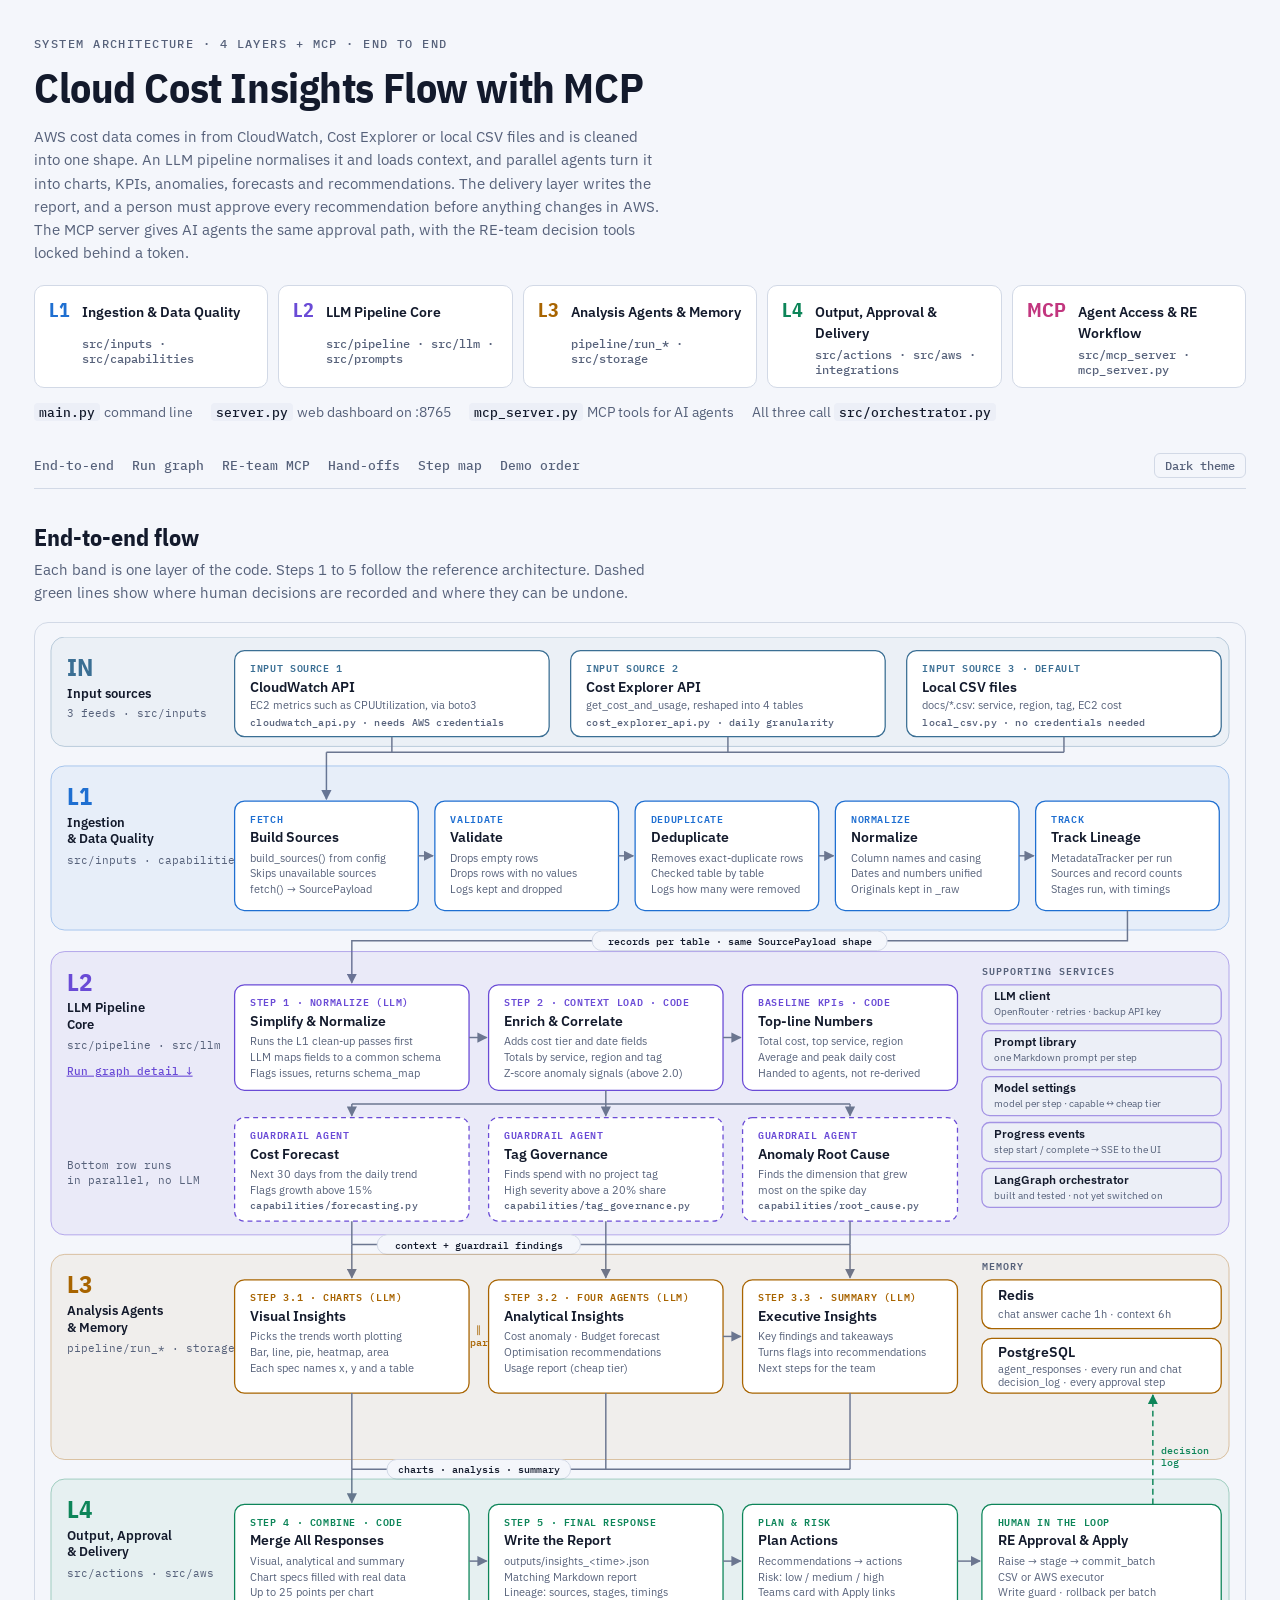
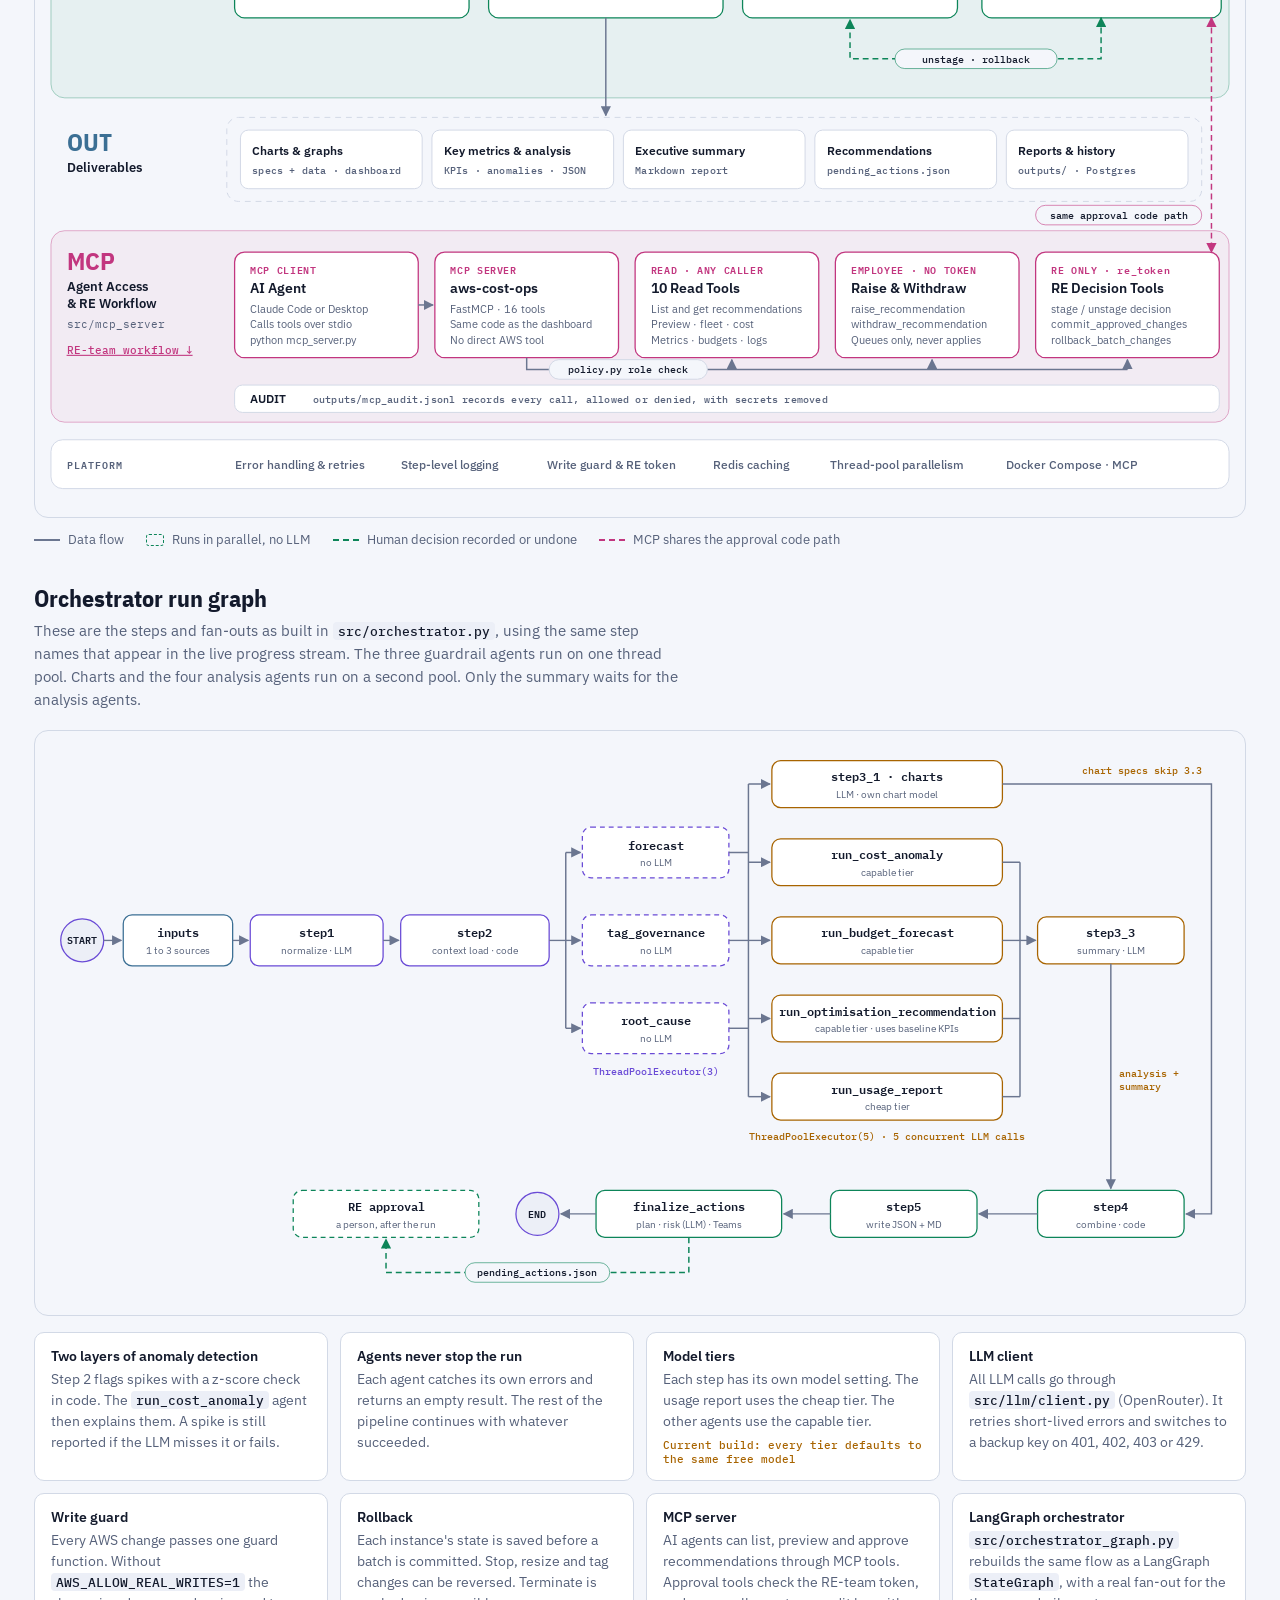
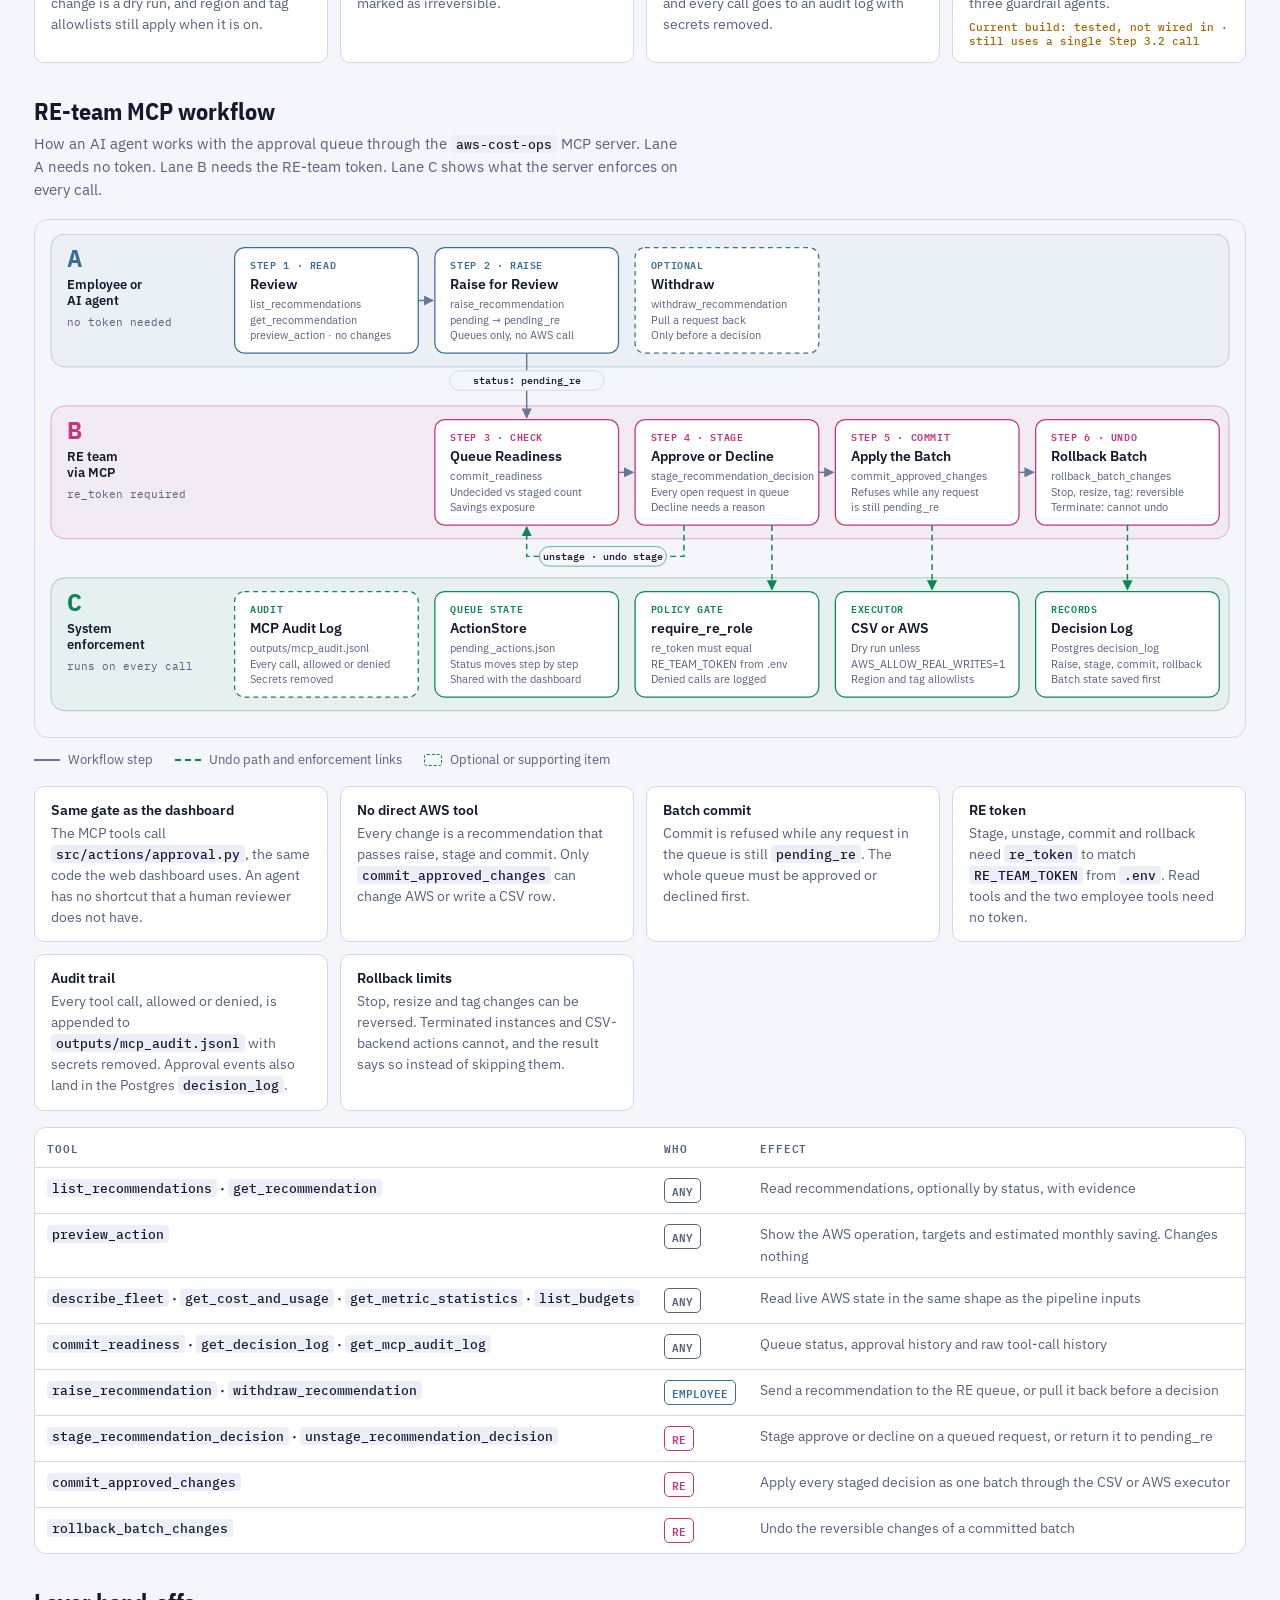
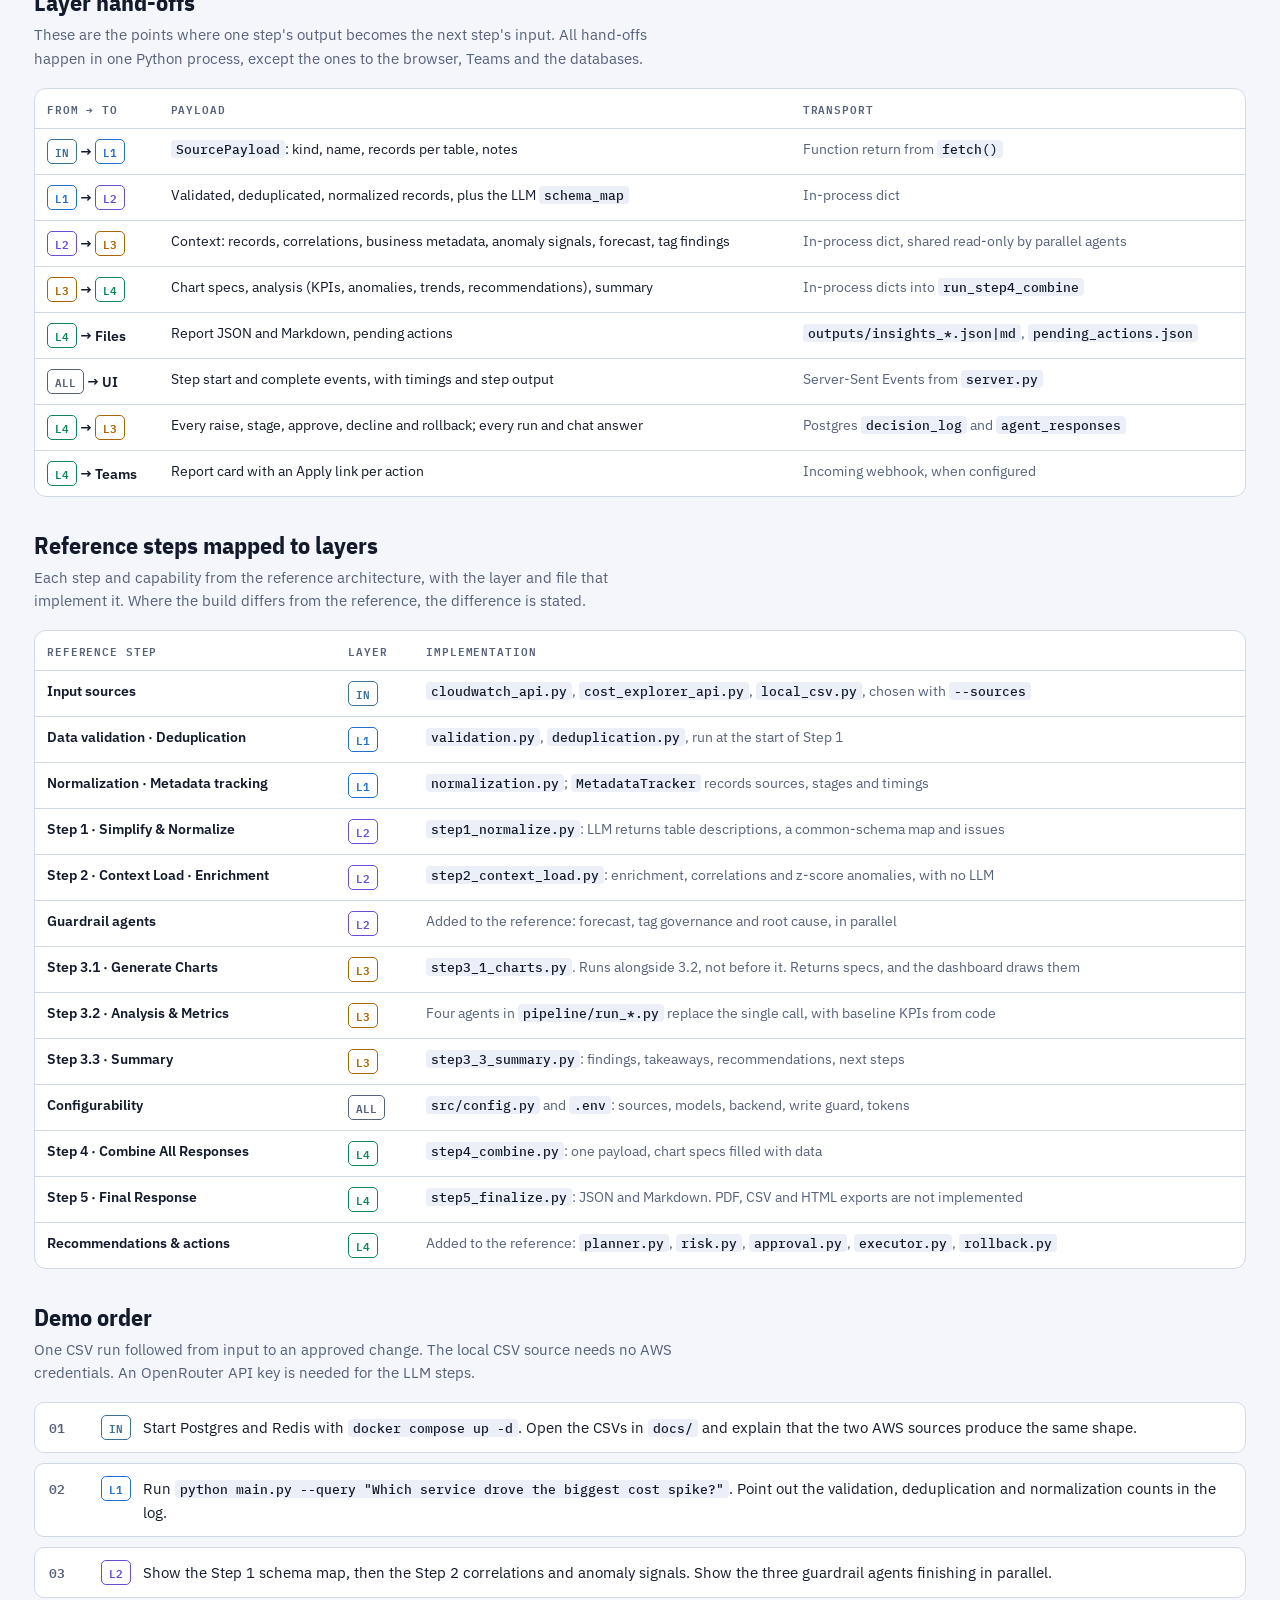
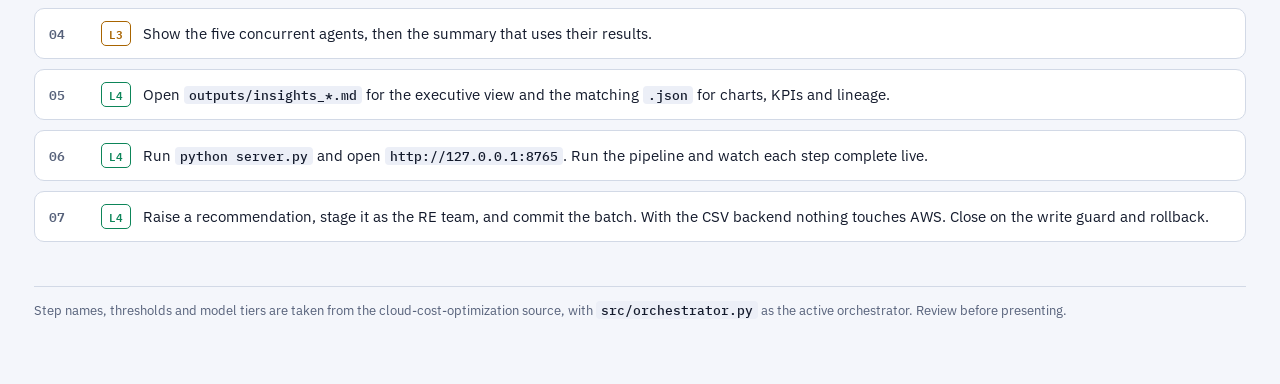
<file: docs/Cloud_Cost_Insights_Flow_with_MCP.html>
<!doctype html><html><head><meta charset=utf8><meta name=viewport content="width=device-width,initial-scale=1,viewport-fit=cover"><style>:root{color-scheme:light;box-sizing:border-box;padding-top:env(safe-area-inset-top,0px);padding-bottom:env(safe-area-inset-bottom,0px)}html{scroll-padding-top:env(safe-area-inset-top,0px)}body{margin:0;padding:0;font:14px -apple-system,BlinkMacSystemFont,sans-serif;background:#faf9f5;color:#141413}img{max-width:100%}[hidden]:not([hidden=until-found i]){display:none!important}</style></head><body>
<title>Cloud Cost Insights Flow with MCP</title>
<link rel="preconnect" href="https://fonts.googleapis.com">
<link rel="preconnect" href="https://fonts.gstatic.com" crossorigin>
<link rel="stylesheet" href="https://fonts.googleapis.com/css2?family=IBM+Plex+Mono:wght@400;500;600&family=IBM+Plex+Sans+Condensed:wght@600;700&family=IBM+Plex+Sans:wght@400;500;600&display=swap">
<style>
/* Layout: one banded SVG per view (layers stacked top to bottom), followed by reference tables and a demo order. */
:root{
  color-scheme: dark;
  --bg:#0b1020; --panel:#121a2e; --panel2:#18223a; --line:#2a3654;
  --text:#e6ebf5; --muted:#93a0bb; --arrow:#8390ae;
  --in:#7fb4d9; --m1:#4ea1ff; --m2:#a78bfa; --m3:#f5a524; --m4:#34d399; --mcp:#f472b6;
  --sans:"IBM Plex Sans",system-ui,-apple-system,"Segoe UI",sans-serif;
  --cond:"IBM Plex Sans Condensed","IBM Plex Sans",system-ui,sans-serif;
  --mono:"IBM Plex Mono",ui-monospace,Consolas,monospace;
}
@media (prefers-color-scheme: light){
  :root:not([data-theme="dark"]){
    color-scheme: light;
    --bg:#f4f6fb; --panel:#ffffff; --panel2:#eceff7; --line:#d2d9e6;
    --text:#131a2c; --muted:#56617a; --arrow:#6b7690;
    --in:#3b6f94; --m1:#1f6fd1; --m2:#6a4bd6; --m3:#a86400; --m4:#0d8559; --mcp:#c2367f;
  }
}
:root[data-theme="light"]{
  color-scheme: light;
  --bg:#f4f6fb; --panel:#ffffff; --panel2:#eceff7; --line:#d2d9e6;
  --text:#131a2c; --muted:#56617a; --arrow:#6b7690;
  --in:#3b6f94; --m1:#1f6fd1; --m2:#6a4bd6; --m3:#a86400; --m4:#0d8559; --mcp:#c2367f;
}
*{box-sizing:border-box}
body{background:var(--bg);color:var(--text);font:15px/1.55 var(--sans);margin:0}
.wrap{max-width:1260px;margin:0 auto;padding-inline:24px;padding-block:28px 64px}
@media (max-width:600px){.wrap{padding-inline:16px}}
a{color:inherit}
header{display:grid;gap:14px;padding-block:8px 20px}
.kicker{font:500 12px var(--mono);letter-spacing:.12em;text-transform:uppercase;color:var(--muted)}
h1{font:700 clamp(28px,4vw,42px)/1.1 var(--cond);margin:0;text-wrap:balance;letter-spacing:-.01em}
.lede{color:var(--muted);max-width:70ch;margin:0}
.mods{display:grid;grid-template-columns:repeat(5,minmax(0,1fr));gap:10px;margin-top:6px}
@media (max-width:860px){.mods{grid-template-columns:repeat(2,minmax(0,1fr))}}
@media (max-width:460px){.mods{grid-template-columns:1fr}}
.mod{display:grid;grid-template-columns:auto 1fr;gap:2px 12px;align-items:baseline;padding:10px 14px;border:1px solid var(--line);border-radius:10px;background:var(--panel);min-width:0}
.mod b{font:700 20px var(--cond);grid-row:span 2}
.mod span{font-weight:600;font-size:14px}
.mod small{color:var(--muted);font:500 12px var(--mono);word-break:break-word}
.k-m1 b{color:var(--m1)} .k-m2 b{color:var(--m2)} .k-m3 b{color:var(--m3)} .k-m4 b{color:var(--m4)} .k-mcp b{color:var(--mcp)}
.entry{display:flex;flex-wrap:wrap;gap:6px 18px;color:var(--muted);font-size:13.5px}
.entry code{margin-right:4px}
nav{position:sticky;top:env(safe-area-inset-top,0px);z-index:5;background:var(--bg);border-bottom:1px solid var(--line);display:flex;flex-wrap:wrap;gap:4px 18px;padding-block:10px;margin-bottom:8px}
nav a{font:500 13px var(--mono);color:var(--muted);text-decoration:none;padding:4px 0}
nav a:hover,nav a:focus-visible{color:var(--text)}
nav .theme{margin-left:auto;background:none;border:1px solid var(--line);color:var(--muted);border-radius:6px;font:500 12px var(--mono);padding:4px 10px;cursor:pointer}
nav .theme:hover{color:var(--text)}
:focus-visible{outline:2px solid var(--m2);outline-offset:2px}
section{padding-block:26px 8px;scroll-margin-top:56px}
h2{font:700 24px/1.2 var(--cond);margin:0 0 6px}
.sub{color:var(--muted);margin:0 0 18px;max-width:72ch}
.scroll{overflow-x:auto;border:1px solid var(--line);border-radius:14px;background:var(--bg);padding:14px}
.dg{display:block;width:100%;min-width:1000px;height:auto}

/* svg */
.band{stroke-width:1}
.bd-in{fill:var(--in);fill-opacity:.05;stroke:var(--in);stroke-opacity:.3}
.bd-m1{fill:var(--m1);fill-opacity:.06;stroke:var(--m1);stroke-opacity:.35}
.bd-m2{fill:var(--m2);fill-opacity:.07;stroke:var(--m2);stroke-opacity:.45}
.bd-m3{fill:var(--m3);fill-opacity:.06;stroke:var(--m3);stroke-opacity:.35}
.bd-m4{fill:var(--m4);fill-opacity:.06;stroke:var(--m4);stroke-opacity:.35}
.box,.svc{fill:var(--panel);stroke-width:1.3}
.bx-in{stroke:var(--in)} .bx-m1{stroke:var(--m1)} .bx-m2{stroke:var(--m2)} .bx-m3{stroke:var(--m3)} .bx-m4{stroke:var(--m4)}
.svc{stroke-opacity:.55;fill:var(--panel2)}
.dash{stroke-dasharray:5 4}
.c-in{fill:var(--in)} .c-m1{fill:var(--m1)} .c-m2{fill:var(--m2)} .c-m3{fill:var(--m3)} .c-m4{fill:var(--m4)}
.eb{font:600 10.5px var(--mono);letter-spacing:.06em}
.tt{font:600 14.5px var(--sans);fill:var(--text)}
.ln{font:400 11.5px var(--sans);fill:var(--muted)}
.mono-s{font:500 10.5px var(--mono);fill:var(--muted);letter-spacing:.02em}
.bcode{font:700 26px var(--cond)}
.bname{font:600 13px var(--sans);fill:var(--text)}
.brole{font:400 11px var(--mono);fill:var(--muted)}
.deep{font:500 11px var(--mono);text-decoration:underline}
.cap{font:600 10.5px var(--mono);letter-spacing:.1em;fill:var(--muted)}
.sn{font:600 12px var(--sans);fill:var(--text)}
.sd{font:400 10.5px var(--sans);fill:var(--muted)}
.nm{font:600 12.5px var(--mono);fill:var(--text)}
.tiny{font:500 10px var(--mono)}
.pl{font:500 12px var(--sans);fill:var(--muted)}
.pill{fill:var(--bg);stroke:var(--line)}
.pg{fill:var(--bg);stroke:var(--m4);stroke-opacity:.6}
.pt{font:500 10.5px var(--mono);fill:var(--text)}
.flow{fill:none;stroke:var(--arrow);stroke-width:1.5;marker-end:url(#ah)}
.flow.nohead{marker-end:none}
.flow.fb{stroke:var(--m4);stroke-dasharray:6 4;marker-end:url(#ahg)}
.flow.both{marker-start:url(#ahg)}
.flow.v{marker-end:url(#bh)}
.flow.v.nohead{marker-end:none}
.flow.v.fb{marker-end:url(#bhg)}
.ahf{fill:var(--arrow)} .ahg{fill:var(--m4)}
.deliv{fill:none;stroke:var(--line);stroke-dasharray:6 5}
.chip{fill:var(--panel);stroke:var(--line)}
.plat{fill:var(--panel);stroke:var(--line)}
.term{fill:var(--panel2);stroke:var(--m2);stroke-width:1.3}
.tm{font:600 10px var(--mono);fill:var(--text)}

.bd-mcp{fill:var(--mcp);fill-opacity:.06;stroke:var(--mcp);stroke-opacity:.4}
.bx-mcp{stroke:var(--mcp)} .c-mcp{fill:var(--mcp)} .t-mcp{color:var(--mcp)}
.flow.mc{stroke:var(--mcp);stroke-dasharray:6 4;marker-end:url(#ahm)}
.flow.mc.both{marker-start:url(#ahm)}
.ahm{fill:var(--mcp)}
.pm{fill:var(--bg);stroke:var(--mcp);stroke-opacity:.6}
/* notes */
.legend{display:flex;flex-wrap:wrap;gap:8px 22px;margin-top:12px;color:var(--muted);font-size:13px}
.legend span{display:inline-flex;align-items:center;gap:8px}
.legend i{display:inline-block;width:26px;height:0;border-top:2px solid var(--arrow)}
.legend i.fb{border-top:2px dashed var(--m4)}
.legend i.dx{border:1.5px dashed var(--m4);width:18px;height:12px;border-radius:3px}
.cards{display:grid;grid-template-columns:repeat(auto-fill,minmax(260px,1fr));gap:12px;margin-top:16px}
.card{border:1px solid var(--line);border-radius:10px;padding:14px 16px;background:var(--panel)}
.card h3{font:600 14px var(--sans);margin:0 0 4px}
.card p{margin:0;color:var(--muted);font-size:13.5px}
code{font:500 12.5px var(--mono);background:var(--panel2);padding:1px 5px;border-radius:4px;color:var(--text)}
.tag{display:inline-block;font:600 11px var(--mono);padding:2px 7px;border-radius:5px;border:1px solid currentColor;white-space:nowrap}
.t-in{color:var(--in)} .t-m1{color:var(--m1)} .t-m2{color:var(--m2)} .t-m3{color:var(--m3)} .t-m4{color:var(--m4)} .t-all{color:var(--muted)}
.now{font:500 11px var(--mono);color:var(--m3);display:block;margin-top:6px}
table{width:100%;border-collapse:collapse;font-size:14px;min-width:680px}
th,td{text-align:left;padding:10px 12px;border-bottom:1px solid var(--line);vertical-align:top}
th{font:600 11px var(--mono);letter-spacing:.08em;text-transform:uppercase;color:var(--muted)}
td:first-child{font-weight:600;white-space:nowrap}
td:last-child{color:var(--muted)}
.tbl{overflow-x:auto;border:1px solid var(--line);border-radius:12px;background:var(--panel)}
.tbl tr:last-child td{border-bottom:0}
ol.demo{list-style:none;counter-reset:s;padding:0;margin:0;display:grid;gap:10px}
ol.demo li{counter-increment:s;display:grid;grid-template-columns:40px auto 1fr;gap:12px;align-items:baseline;padding:12px 14px;border:1px solid var(--line);border-radius:10px;background:var(--panel)}
ol.demo li::before{content:counter(s,decimal-leading-zero);font:600 13px var(--mono);color:var(--muted)}
ol.demo li p{margin:0;min-width:0}
@media (max-width:560px){ol.demo li{grid-template-columns:32px 1fr}ol.demo li .tag{grid-column:2}ol.demo li p{grid-column:2}}
footer{margin-top:36px;color:var(--muted);font-size:12.5px;border-top:1px solid var(--line);padding-top:14px}
@media (prefers-reduced-motion:reduce){*{scroll-behavior:auto!important}}
html{scroll-behavior:smooth}
</style>

<div class="wrap">
<header>
  <div class="kicker">System architecture · 4 layers + MCP · end to end</div>
  <h1>Cloud Cost Insights Flow with MCP</h1>
  <p class="lede">AWS cost data comes in from CloudWatch, Cost Explorer or local CSV files and is cleaned into one shape. An LLM pipeline normalises it and loads context, and parallel agents turn it into charts, KPIs, anomalies, forecasts and recommendations. The delivery layer writes the report, and a person must approve every recommendation before anything changes in AWS. The MCP server gives AI agents the same approval path, with the RE-team decision tools locked behind a token.</p>
  <div class="mods">
    <div class="mod k-m1"><b>L1</b><span>Ingestion &amp; Data Quality</span><small>src/inputs · src/capabilities</small></div>
    <div class="mod k-m2"><b>L2</b><span>LLM Pipeline Core</span><small>src/pipeline · src/llm · src/prompts</small></div>
    <div class="mod k-m3"><b>L3</b><span>Analysis Agents &amp; Memory</span><small>pipeline/run_* · src/storage</small></div>
    <div class="mod k-m4"><b>L4</b><span>Output, Approval &amp; Delivery</span><small>src/actions · src/aws · integrations</small></div>
    <div class="mod k-mcp"><b>MCP</b><span>Agent Access &amp; RE Workflow</span><small>src/mcp_server · mcp_server.py</small></div>
  </div>
  <div class="entry"><span><code>main.py</code>command line</span><span><code>server.py</code>web dashboard on :8765</span><span><code>mcp_server.py</code>MCP tools for AI agents</span><span>All three call <code>src/orchestrator.py</code></span></div>
</header>

<nav aria-label="Sections">
  <a href="#overview">End-to-end</a>
  <a href="#run-graph">Run graph</a>
  <a href="#mcp">RE-team MCP</a>
  <a href="#contracts">Hand-offs</a>
  <a href="#steps">Step map</a>
  <a href="#demo">Demo order</a>
  <button class="theme" id="themeBtn" type="button">Theme</button>
</nav>

<section id="overview">
  <h2>End-to-end flow</h2>
  <p class="sub">Each band is one layer of the code. Steps 1 to 5 follow the reference architecture. Dashed green lines show where human decisions are recorded and where they can be undone.</p>
  <div class="scroll"><svg class="dg" viewBox="0 0 1210 1500" role="img" aria-labelledby="dg1t"><title id="dg1t">End-to-end architecture across layers L1 to L4</title><defs>
<marker id="ah" viewBox="0 0 10 10" refX="9" refY="5" markerWidth="7" markerHeight="7" orient="auto-start-reverse"><path d="M0,0 L10,5 L0,10 z" class="ahf"/></marker>
<marker id="ahg" viewBox="0 0 10 10" refX="9" refY="5" markerWidth="7" markerHeight="7" orient="auto-start-reverse"><path d="M0,0 L10,5 L0,10 z" class="ahg"/></marker>
<marker id="ahm" viewBox="0 0 10 10" refX="9" refY="5" markerWidth="7" markerHeight="7" orient="auto-start-reverse"><path d="M0,0 L10,5 L0,10 z" class="ahm"/></marker>
</defs>
<!-- IN -->
<rect class="band bd-in" x="2" y="0" width="1206" height="112" rx="14"/>
<text class="bcode c-in" x="18" y="40">IN</text><text class="bname" x="18" y="62">Input sources</text><text class="brole" x="18" y="82">3 feeds · src/inputs</text>
<rect class="box bx-in" x="190" y="14" width="322" height="88" rx="10"/>
<text class="eb c-in" x="206" y="36">INPUT SOURCE 1</text>
<text class="tt" x="206" y="56">CloudWatch API</text>
<text class="ln" x="206" y="74">EC2 metrics such as CPUUtilization, via boto3</text>
<text class="mono-s" x="206" y="91">cloudwatch_api.py · needs AWS credentials</text>
<rect class="box bx-in" x="534" y="14" width="322" height="88" rx="10"/>
<text class="eb c-in" x="550" y="36">INPUT SOURCE 2</text>
<text class="tt" x="550" y="56">Cost Explorer API</text>
<text class="ln" x="550" y="74">get_cost_and_usage, reshaped into 4 tables</text>
<text class="mono-s" x="550" y="91">cost_explorer_api.py · daily granularity</text>
<rect class="box bx-in" x="878" y="14" width="322" height="88" rx="10"/>
<text class="eb c-in" x="894" y="36">INPUT SOURCE 3 · DEFAULT</text>
<text class="tt" x="894" y="56">Local CSV files</text>
<text class="ln" x="894" y="74">docs/*.csv: service, region, tag, EC2 cost</text>
<text class="mono-s" x="894" y="91">local_csv.py · no credentials needed</text>
<path class="flow nohead" d="M351 102 V118"/>
<path class="flow nohead" d="M695 102 V118"/>
<path class="flow nohead" d="M1039 102 V118"/>
<path class="flow nohead" d="M284 118 H1039"/>
<path class="flow" d="M284 118 V166"/>

<!-- L1 -->
<rect class="band bd-m1" x="2" y="132" width="1206" height="168" rx="14"/>
<text class="bcode c-m1" x="18" y="172">L1</text>
<text class="bname" x="18" y="194">Ingestion</text>
<text class="bname" x="18" y="211">&amp; Data Quality</text>
<text class="brole" x="18" y="232">src/inputs · capabilities</text>
<rect class="box bx-m1" x="190" y="168" width="188" height="112" rx="10"/>
<text class="eb c-m1" x="206" y="190">FETCH</text>
<text class="tt" x="206" y="210">Build Sources</text>
<text class="ln" x="206" y="230">build_sources() from config</text>
<text class="ln" x="206" y="246">Skips unavailable sources</text>
<text class="ln" x="206" y="262">fetch() → SourcePayload</text>
<path class="flow" d="M378 224 H393"/>
<rect class="box bx-m1" x="395" y="168" width="188" height="112" rx="10"/>
<text class="eb c-m1" x="411" y="190">VALIDATE</text>
<text class="tt" x="411" y="210">Validate</text>
<text class="ln" x="411" y="230">Drops empty rows</text>
<text class="ln" x="411" y="246">Drops rows with no values</text>
<text class="ln" x="411" y="262">Logs kept and dropped</text>
<path class="flow" d="M583 224 H598"/>
<rect class="box bx-m1" x="600" y="168" width="188" height="112" rx="10"/>
<text class="eb c-m1" x="616" y="190">DEDUPLICATE</text>
<text class="tt" x="616" y="210">Deduplicate</text>
<text class="ln" x="616" y="230">Removes exact-duplicate rows</text>
<text class="ln" x="616" y="246">Checked table by table</text>
<text class="ln" x="616" y="262">Logs how many were removed</text>
<path class="flow" d="M788 224 H803"/>
<rect class="box bx-m1" x="805" y="168" width="188" height="112" rx="10"/>
<text class="eb c-m1" x="821" y="190">NORMALIZE</text>
<text class="tt" x="821" y="210">Normalize</text>
<text class="ln" x="821" y="230">Column names and casing</text>
<text class="ln" x="821" y="246">Dates and numbers unified</text>
<text class="ln" x="821" y="262">Originals kept in _raw</text>
<path class="flow" d="M993 224 H1008"/>
<rect class="box bx-m1" x="1010" y="168" width="188" height="112" rx="10"/>
<text class="eb c-m1" x="1026" y="190">TRACK</text>
<text class="tt" x="1026" y="210">Track Lineage</text>
<text class="ln" x="1026" y="230">MetadataTracker per run</text>
<text class="ln" x="1026" y="246">Sources and record counts</text>
<text class="ln" x="1026" y="262">Stages run, with timings</text>
<path class="flow" d="M1104 280 V311 H310 V354"/>
<rect class="pill" x="556" y="301" width="302" height="20" rx="10"/><text class="pt" x="707" y="315" text-anchor="middle">records per table · same SourcePayload shape</text>

<!-- L2 -->
<rect class="band bd-m2" x="2" y="322" width="1206" height="290" rx="14"/>
<text class="bcode c-m2" x="18" y="362">L2</text>
<text class="bname" x="18" y="384">LLM Pipeline</text>
<text class="bname" x="18" y="401">Core</text>
<text class="brole" x="18" y="422">src/pipeline · src/llm</text>
<a href="#run-graph"><text class="deep c-m2" x="18" y="448">Run graph detail ↓</text></a>
<text class="brole" x="18" y="545">Bottom row runs</text>
<text class="brole" x="18" y="560">in parallel, no LLM</text>
<rect class="box bx-m2" x="190" y="356" width="240" height="108" rx="10"/>
<text class="eb c-m2" x="206" y="378">STEP 1 · NORMALIZE (LLM)</text>
<text class="tt" x="206" y="398">Simplify &amp; Normalize</text>
<text class="ln" x="206" y="418">Runs the L1 clean-up passes first</text>
<text class="ln" x="206" y="434">LLM maps fields to a common schema</text>
<text class="ln" x="206" y="450">Flags issues, returns schema_map</text>
<rect class="box bx-m2" x="450" y="356" width="240" height="108" rx="10"/>
<text class="eb c-m2" x="466" y="378">STEP 2 · CONTEXT LOAD · CODE</text>
<text class="tt" x="466" y="398">Enrich &amp; Correlate</text>
<text class="ln" x="466" y="418">Adds cost tier and date fields</text>
<text class="ln" x="466" y="434">Totals by service, region and tag</text>
<text class="ln" x="466" y="450">Z-score anomaly signals (above 2.0)</text>
<rect class="box bx-m2" x="710" y="356" width="220" height="108" rx="10"/>
<text class="eb c-m2" x="726" y="378">BASELINE KPIs · CODE</text>
<text class="tt" x="726" y="398">Top-line Numbers</text>
<text class="ln" x="726" y="418">Total cost, top service, region</text>
<text class="ln" x="726" y="434">Average and peak daily cost</text>
<text class="ln" x="726" y="450">Handed to agents, not re-derived</text>
<path class="flow" d="M430 410 H448"/>
<path class="flow" d="M690 410 H708"/>
<path class="flow nohead" d="M570 464 V478"/>
<path class="flow nohead" d="M310 478 H820"/>
<path class="flow" d="M310 478 V490"/>
<path class="flow" d="M570 478 V490"/>
<path class="flow" d="M820 478 V490"/>
<rect class="box bx-m2 dash" x="190" y="492" width="240" height="106" rx="10"/>
<text class="eb c-m2" x="206" y="514">GUARDRAIL AGENT</text>
<text class="tt" x="206" y="534">Cost Forecast</text>
<text class="ln" x="206" y="554">Next 30 days from the daily trend</text>
<text class="ln" x="206" y="570">Flags growth above 15%</text>
<text class="mono-s" x="206" y="586">capabilities/forecasting.py</text>
<rect class="box bx-m2 dash" x="450" y="492" width="240" height="106" rx="10"/>
<text class="eb c-m2" x="466" y="514">GUARDRAIL AGENT</text>
<text class="tt" x="466" y="534">Tag Governance</text>
<text class="ln" x="466" y="554">Finds spend with no project tag</text>
<text class="ln" x="466" y="570">High severity above a 20% share</text>
<text class="mono-s" x="466" y="586">capabilities/tag_governance.py</text>
<rect class="box bx-m2 dash" x="710" y="492" width="220" height="106" rx="10"/>
<text class="eb c-m2" x="726" y="514">GUARDRAIL AGENT</text>
<text class="tt" x="726" y="534">Anomaly Root Cause</text>
<text class="ln" x="726" y="554">Finds the dimension that grew</text>
<text class="ln" x="726" y="570">most on the spike day</text>
<text class="mono-s" x="726" y="586">capabilities/root_cause.py</text>
<text class="cap" x="955" y="346">SUPPORTING SERVICES</text>
<rect class="svc bx-m2" x="955" y="356" width="245" height="40" rx="8"/><text class="sn" x="967" y="372">LLM client</text><text class="sd" x="967" y="387">OpenRouter · retries · backup API key</text>
<rect class="svc bx-m2" x="955" y="403" width="245" height="40" rx="8"/><text class="sn" x="967" y="419">Prompt library</text><text class="sd" x="967" y="434">one Markdown prompt per step</text>
<rect class="svc bx-m2" x="955" y="450" width="245" height="40" rx="8"/><text class="sn" x="967" y="466">Model settings</text><text class="sd" x="967" y="481">model per step · capable ↔ cheap tier</text>
<rect class="svc bx-m2" x="955" y="497" width="245" height="40" rx="8"/><text class="sn" x="967" y="513">Progress events</text><text class="sd" x="967" y="528">step start / complete → SSE to the UI</text>
<rect class="svc bx-m2" x="955" y="544" width="245" height="40" rx="8"/><text class="sn" x="967" y="560">LangGraph orchestrator</text><text class="sd" x="967" y="575">built and tested · not yet switched on</text>
<path class="flow nohead" d="M310 598 V622"/>
<path class="flow nohead" d="M570 598 V622"/>
<path class="flow nohead" d="M820 598 V622"/>
<path class="flow nohead" d="M310 622 H820"/>
<path class="flow" d="M310 622 V656"/>
<path class="flow" d="M570 622 V656"/>
<path class="flow" d="M820 622 V656"/>
<rect class="pill" x="336" y="612" width="208" height="20" rx="10"/><text class="pt" x="440" y="626" text-anchor="middle">context + guardrail findings</text>

<!-- L3 -->
<rect class="band bd-m3" x="2" y="632" width="1206" height="210" rx="14"/>
<text class="bcode c-m3" x="18" y="672">L3</text>
<text class="bname" x="18" y="694">Analysis Agents</text>
<text class="bname" x="18" y="711">&amp; Memory</text>
<text class="brole" x="18" y="732">pipeline/run_* · storage</text>
<rect class="box bx-m3" x="190" y="658" width="240" height="116" rx="10"/>
<text class="eb c-m3" x="206" y="680">STEP 3.1 · CHARTS (LLM)</text>
<text class="tt" x="206" y="700">Visual Insights</text>
<text class="ln" x="206" y="720">Picks the trends worth plotting</text>
<text class="ln" x="206" y="736">Bar, line, pie, heatmap, area</text>
<text class="ln" x="206" y="752">Each spec names x, y and a table</text>
<rect class="box bx-m3" x="450" y="658" width="240" height="116" rx="10"/>
<text class="eb c-m3" x="466" y="680">STEP 3.2 · FOUR AGENTS (LLM)</text>
<text class="tt" x="466" y="700">Analytical Insights</text>
<text class="ln" x="466" y="720">Cost anomaly · Budget forecast</text>
<text class="ln" x="466" y="736">Optimisation recommendations</text>
<text class="ln" x="466" y="752">Usage report (cheap tier)</text>
<rect class="box bx-m3" x="710" y="658" width="220" height="116" rx="10"/>
<text class="eb c-m3" x="726" y="680">STEP 3.3 · SUMMARY (LLM)</text>
<text class="tt" x="726" y="700">Executive Insights</text>
<text class="ln" x="726" y="720">Key findings and takeaways</text>
<text class="ln" x="726" y="736">Turns flags into recommendations</text>
<text class="ln" x="726" y="752">Next steps for the team</text>
<text class="tiny c-m3" x="440" y="712" text-anchor="middle">∥</text>
<text class="tiny c-m3" x="440" y="726" text-anchor="middle">par</text>
<path class="flow" d="M690 716 H708"/>
<text class="cap" x="955" y="648">MEMORY</text>
<rect class="box bx-m3" x="955" y="658" width="245" height="50" rx="10"/><text class="tt" x="971" y="679">Redis</text><text class="ln" x="971" y="697">chat answer cache 1h · context 6h</text>
<rect class="box bx-m3" x="955" y="718" width="245" height="56" rx="10"/><text class="tt" x="971" y="737">PostgreSQL</text><text class="ln" x="971" y="753">agent_responses · every run and chat</text><text class="ln" x="971" y="767">decision_log · every approval step</text>
<path class="flow nohead" d="M310 774 V852"/>
<path class="flow nohead" d="M570 774 V852"/>
<path class="flow nohead" d="M820 774 V852"/>
<path class="flow nohead" d="M310 852 H820"/>
<path class="flow" d="M310 852 V886"/>
<rect class="pill" x="346" y="842" width="188" height="20" rx="10"/><text class="pt" x="440" y="856" text-anchor="middle">charts · analysis · summary</text>

<!-- L4 -->
<rect class="band bd-m4" x="2" y="862" width="1206" height="224" rx="14"/>
<text class="bcode c-m4" x="18" y="902">L4</text>
<text class="bname" x="18" y="924">Output, Approval</text>
<text class="bname" x="18" y="941">&amp; Delivery</text>
<text class="brole" x="18" y="962">src/actions · src/aws</text>
<rect class="box bx-m4" x="190" y="888" width="240" height="116" rx="10"/>
<text class="eb c-m4" x="206" y="910">STEP 4 · COMBINE · CODE</text>
<text class="tt" x="206" y="930">Merge All Responses</text>
<text class="ln" x="206" y="950">Visual, analytical and summary</text>
<text class="ln" x="206" y="966">Chart specs filled with real data</text>
<text class="ln" x="206" y="982">Up to 25 points per chart</text>
<rect class="box bx-m4" x="450" y="888" width="240" height="116" rx="10"/>
<text class="eb c-m4" x="466" y="910">STEP 5 · FINAL RESPONSE</text>
<text class="tt" x="466" y="930">Write the Report</text>
<text class="ln" x="466" y="950">outputs/insights_&lt;time&gt;.json</text>
<text class="ln" x="466" y="966">Matching Markdown report</text>
<text class="ln" x="466" y="982">Lineage: sources, stages, timings</text>
<rect class="box bx-m4" x="710" y="888" width="220" height="116" rx="10"/>
<text class="eb c-m4" x="726" y="910">PLAN &amp; RISK</text>
<text class="tt" x="726" y="930">Plan Actions</text>
<text class="ln" x="726" y="950">Recommendations → actions</text>
<text class="ln" x="726" y="966">Risk: low / medium / high</text>
<text class="ln" x="726" y="982">Teams card with Apply links</text>
<rect class="box bx-m4" x="955" y="888" width="245" height="116" rx="10"/>
<text class="eb c-m4" x="971" y="910">HUMAN IN THE LOOP</text>
<text class="tt" x="971" y="930">RE Approval &amp; Apply</text>
<text class="ln" x="971" y="950">Raise → stage → commit_batch</text>
<text class="ln" x="971" y="966">CSV or AWS executor</text>
<text class="ln" x="971" y="982">Write guard · rollback per batch</text>
<path class="flow" d="M430 946 H448"/>
<path class="flow" d="M690 946 H708"/>
<path class="flow" d="M930 946 H953"/>
<path class="flow fb" d="M1130 888 V776"/>
<text class="tiny c-m4" x="1138" y="836">decision</text><text class="tiny c-m4" x="1138" y="849">log</text>
<path class="flow fb both" d="M1077 1004 V1046 H820 V1006"/>
<rect class="pill pg" x="866" y="1036" width="166" height="20" rx="10"/><text class="pt" x="949" y="1050" text-anchor="middle">unstage · rollback</text>
<path class="flow" d="M570 1004 V1104"/>

<!-- OUT -->
<rect class="deliv" x="182" y="1106" width="998" height="86" rx="12"/>
<text class="bcode c-in" x="18" y="1140">OUT</text><text class="bname" x="18" y="1162">Deliverables</text>
<rect class="chip" x="196" y="1119" width="186" height="60" rx="8"/><text class="sn" x="208" y="1144">Charts &amp; graphs</text><text class="mono-s" x="208" y="1164">specs + data · dashboard</text>
<rect class="chip" x="392" y="1119" width="186" height="60" rx="8"/><text class="sn" x="404" y="1144">Key metrics &amp; analysis</text><text class="mono-s" x="404" y="1164">KPIs · anomalies · JSON</text>
<rect class="chip" x="588" y="1119" width="186" height="60" rx="8"/><text class="sn" x="600" y="1144">Executive summary</text><text class="mono-s" x="600" y="1164">Markdown report</text>
<rect class="chip" x="784" y="1119" width="186" height="60" rx="8"/><text class="sn" x="796" y="1144">Recommendations</text><text class="mono-s" x="796" y="1164">pending_actions.json</text>
<rect class="chip" x="980" y="1119" width="186" height="60" rx="8"/><text class="sn" x="992" y="1144">Reports &amp; history</text><text class="mono-s" x="992" y="1164">outputs/ · Postgres</text>
<path class="flow mc both" d="M1190 1004 V1244"/>
<rect class="pill pm" x="1010" y="1196" width="170" height="20" rx="10"/><text class="pt" x="1095" y="1210" text-anchor="middle">same approval code path</text>
<!-- MCP -->
<rect class="band bd-mcp" x="2" y="1222" width="1206" height="196" rx="14"/>
<text class="bcode c-mcp" x="18" y="1262">MCP</text><text class="bname" x="18" y="1284">Agent Access</text><text class="bname" x="18" y="1301">&amp; RE Workflow</text><text class="brole" x="18" y="1322">src/mcp_server</text><a href="#mcp"><text class="deep c-mcp" x="18" y="1348">RE-team workflow ↓</text></a>
<rect class="box bx-mcp" x="190" y="1244" width="188" height="108" rx="10"/><text class="eb c-mcp" x="206" y="1266">MCP CLIENT</text><text class="tt" x="206" y="1286">AI Agent</text><text class="ln" x="206" y="1306">Claude Code or Desktop</text><text class="ln" x="206" y="1322">Calls tools over stdio</text><text class="ln" x="206" y="1338">python mcp_server.py</text>
<path class="flow" d="M378 1298 H393"/>
<rect class="box bx-mcp" x="395" y="1244" width="188" height="108" rx="10"/><text class="eb c-mcp" x="411" y="1266">MCP SERVER</text><text class="tt" x="411" y="1286">aws-cost-ops</text><text class="ln" x="411" y="1306">FastMCP · 16 tools</text><text class="ln" x="411" y="1322">Same code as the dashboard</text><text class="ln" x="411" y="1338">No direct AWS tool</text>
<rect class="box bx-mcp" x="600" y="1244" width="188" height="108" rx="10"/><text class="eb c-mcp" x="616" y="1266">READ · ANY CALLER</text><text class="tt" x="616" y="1286">10 Read Tools</text><text class="ln" x="616" y="1306">List and get recommendations</text><text class="ln" x="616" y="1322">Preview · fleet · cost</text><text class="ln" x="616" y="1338">Metrics · budgets · logs</text>
<rect class="box bx-mcp" x="805" y="1244" width="188" height="108" rx="10"/><text class="eb c-mcp" x="821" y="1266">EMPLOYEE · NO TOKEN</text><text class="tt" x="821" y="1286">Raise &amp; Withdraw</text><text class="ln" x="821" y="1306">raise_recommendation</text><text class="ln" x="821" y="1322">withdraw_recommendation</text><text class="ln" x="821" y="1338">Queues only, never applies</text>
<rect class="box bx-mcp" x="1010" y="1244" width="188" height="108" rx="10"/><text class="eb c-mcp" x="1026" y="1266">RE ONLY · re_token</text><text class="tt" x="1026" y="1286">RE Decision Tools</text><text class="ln" x="1026" y="1306">stage / unstage decision</text><text class="ln" x="1026" y="1322">commit_approved_changes</text><text class="ln" x="1026" y="1338">rollback_batch_changes</text>
<path class="flow nohead" d="M489 1352 V1364 H1104"/>
<path class="flow" d="M699 1364 V1354"/>
<path class="flow" d="M904 1364 V1354"/>
<path class="flow" d="M1104 1364 V1354"/>
<rect class="pill" x="512" y="1354" width="162" height="20" rx="10"/><text class="pt" x="593" y="1368" text-anchor="middle">policy.py role check</text>
<rect class="chip" x="190" y="1380" width="1008" height="28" rx="8"/><text class="sn" x="206" y="1398">AUDIT</text><text class="mono-s" x="270" y="1398">outputs/mcp_audit.jsonl records every call, allowed or denied, with secrets removed</text>
<!-- PLATFORM -->
<rect class="plat" x="2" y="1436" width="1206" height="50" rx="12"/><text class="cap" x="18" y="1466">PLATFORM</text>
<text class="pl" x="190" y="1466">Error handling &amp; retries</text>
<text class="pl" x="360" y="1466">Step-level logging</text>
<text class="pl" x="510" y="1466">Write guard &amp; RE token</text>
<text class="pl" x="680" y="1466">Redis caching</text>
<text class="pl" x="800" y="1466">Thread-pool parallelism</text>
<text class="pl" x="980" y="1466">Docker Compose · MCP</text>
</svg></div>
  <div class="legend">
    <span><i></i>Data flow</span>
    <span><i class="dx"></i>Runs in parallel, no LLM</span>
    <span><i class="fb"></i>Human decision recorded or undone</span>
    <span><i class="fb" style="border-top-color:var(--mcp)"></i>MCP shares the approval code path</span>
  </div>
</section>

<section id="run-graph">
  <h2>Orchestrator run graph</h2>
  <p class="sub">These are the steps and fan-outs as built in <code>src/orchestrator.py</code>, using the same step names that appear in the live progress stream. The three guardrail agents run on one thread pool. Charts and the four analysis agents run on a second pool. Only the summary waits for the analysis agents.</p>
  <div class="scroll"><svg class="dg" viewBox="0 0 1210 570" role="img" aria-labelledby="dg2t"><title id="dg2t">Orchestrator step graph with two parallel fan-outs</title><defs>
<marker id="bh" viewBox="0 0 10 10" refX="9" refY="5" markerWidth="7" markerHeight="7" orient="auto-start-reverse"><path d="M0,0 L10,5 L0,10 z" class="ahf"/></marker>
<marker id="bhg" viewBox="0 0 10 10" refX="9" refY="5" markerWidth="7" markerHeight="7" orient="auto-start-reverse"><path d="M0,0 L10,5 L0,10 z" class="ahg"/></marker>
</defs>
<circle class="term" cx="34" cy="200" r="22"/><text class="tm" x="34" y="204" text-anchor="middle">START</text>
<rect class="box bx-in" x="76" y="174" width="112" height="52" rx="9"/><text class="nm" x="132" y="197" text-anchor="middle">inputs</text><text class="sd" x="132" y="214" text-anchor="middle">1 to 3 sources</text>
<rect class="box bx-m2" x="206" y="174" width="136" height="52" rx="9"/><text class="nm" x="274" y="197" text-anchor="middle">step1</text><text class="sd" x="274" y="214" text-anchor="middle">normalize · LLM</text>
<rect class="box bx-m2" x="360" y="174" width="152" height="52" rx="9"/><text class="nm" x="436" y="197" text-anchor="middle">step2</text><text class="sd" x="436" y="214" text-anchor="middle">context load · code</text>
<rect class="box bx-m2 dash" x="546" y="84" width="150" height="52" rx="9"/><text class="nm" x="621" y="107" text-anchor="middle">forecast</text><text class="sd" x="621" y="124" text-anchor="middle">no LLM</text>
<rect class="box bx-m2 dash" x="546" y="174" width="150" height="52" rx="9"/><text class="nm" x="621" y="197" text-anchor="middle">tag_governance</text><text class="sd" x="621" y="214" text-anchor="middle">no LLM</text>
<rect class="box bx-m2 dash" x="546" y="264" width="150" height="52" rx="9"/><text class="nm" x="621" y="287" text-anchor="middle">root_cause</text><text class="sd" x="621" y="304" text-anchor="middle">no LLM</text>
<text class="tiny c-m2" x="621" y="338" text-anchor="middle">ThreadPoolExecutor(3)</text>
<rect class="box bx-m3" x="740" y="16" width="236" height="48" rx="9"/><text class="nm" x="858" y="37" text-anchor="middle">step3_1 · charts</text><text class="sd" x="858" y="54" text-anchor="middle">LLM · own chart model</text>
<rect class="box bx-m3" x="740" y="96" width="236" height="48" rx="9"/><text class="nm" x="858" y="117" text-anchor="middle">run_cost_anomaly</text><text class="sd" x="858" y="134" text-anchor="middle">capable tier</text>
<rect class="box bx-m3" x="740" y="176" width="236" height="48" rx="9"/><text class="nm" x="858" y="197" text-anchor="middle">run_budget_forecast</text><text class="sd" x="858" y="214" text-anchor="middle">capable tier</text>
<rect class="box bx-m3" x="740" y="256" width="236" height="48" rx="9"/><text class="nm" x="858" y="277" text-anchor="middle">run_optimisation_recommendation</text><text class="sd" x="858" y="294" text-anchor="middle">capable tier · uses baseline KPIs</text>
<rect class="box bx-m3" x="740" y="336" width="236" height="48" rx="9"/><text class="nm" x="858" y="357" text-anchor="middle">run_usage_report</text><text class="sd" x="858" y="374" text-anchor="middle">cheap tier</text>
<text class="tiny c-m3" x="858" y="404" text-anchor="middle">ThreadPoolExecutor(5) · 5 concurrent LLM calls</text>
<rect class="box bx-m3" x="1012" y="176" width="150" height="48" rx="9"/><text class="nm" x="1087" y="197" text-anchor="middle">step3_3</text><text class="sd" x="1087" y="214" text-anchor="middle">summary · LLM</text>
<rect class="box bx-m4" x="1012" y="456" width="150" height="48" rx="9"/><text class="nm" x="1087" y="477" text-anchor="middle">step4</text><text class="sd" x="1087" y="494" text-anchor="middle">combine · code</text>
<rect class="box bx-m4" x="800" y="456" width="150" height="48" rx="9"/><text class="nm" x="875" y="477" text-anchor="middle">step5</text><text class="sd" x="875" y="494" text-anchor="middle">write JSON + MD</text>
<rect class="box bx-m4" x="560" y="456" width="190" height="48" rx="9"/><text class="nm" x="655" y="477" text-anchor="middle">finalize_actions</text><text class="sd" x="655" y="494" text-anchor="middle">plan · risk (LLM) · Teams</text>
<circle class="term" cx="500" cy="480" r="22"/><text class="tm" x="500" y="484" text-anchor="middle">END</text>
<rect class="box bx-m4 dash" x="250" y="456" width="190" height="48" rx="9"/><text class="nm" x="345" y="477" text-anchor="middle">RE approval</text><text class="sd" x="345" y="494" text-anchor="middle">a person, after the run</text>
<path class="flow v" d="M56 200 H74"/>
<path class="flow v" d="M188 200 H204"/>
<path class="flow v" d="M342 200 H358"/>
<path class="flow v nohead" d="M512 200 H529"/>
<path class="flow v nohead" d="M529 110 V290"/>
<path class="flow v" d="M529 110 H544"/>
<path class="flow v" d="M529 200 H544"/>
<path class="flow v" d="M529 290 H544"/>
<path class="flow v nohead" d="M696 110 H716"/>
<path class="flow v nohead" d="M696 200 H716"/>
<path class="flow v nohead" d="M696 290 H716"/>
<path class="flow v nohead" d="M716 40 V360"/>
<path class="flow v" d="M716 40 H738"/>
<path class="flow v" d="M716 120 H738"/>
<path class="flow v" d="M716 200 H738"/>
<path class="flow v" d="M716 280 H738"/>
<path class="flow v" d="M716 360 H738"/>
<path class="flow v nohead" d="M976 120 H994"/>
<path class="flow v nohead" d="M976 200 H994"/>
<path class="flow v nohead" d="M976 280 H994"/>
<path class="flow v nohead" d="M976 360 H994"/>
<path class="flow v nohead" d="M994 120 V360"/>
<path class="flow v" d="M994 200 H1010"/>
<path class="flow v" d="M976 40 H1190 V480 H1164"/>
<text class="tiny c-m3" x="1180" y="30" text-anchor="end">chart specs skip 3.3</text>
<path class="flow v" d="M1087 224 V454"/>
<text class="tiny c-m3" x="1095" y="340">analysis +</text><text class="tiny c-m3" x="1095" y="353">summary</text>
<path class="flow v" d="M1012 480 H952"/>
<path class="flow v" d="M800 480 H752"/>
<path class="flow v" d="M560 480 H524"/>
<path class="flow v fb" d="M655 504 V540 H345 V506"/>
<rect class="pill pg" x="426" y="530" width="148" height="20" rx="10"/><text class="pt" x="500" y="544" text-anchor="middle">pending_actions.json</text>
</svg></div>
  <div class="cards">
    <div class="card"><h3>Two layers of anomaly detection</h3><p>Step 2 flags spikes with a z-score check in code. The <code>run_cost_anomaly</code> agent then explains them. A spike is still reported if the LLM misses it or fails.</p></div>
    <div class="card"><h3>Agents never stop the run</h3><p>Each agent catches its own errors and returns an empty result. The rest of the pipeline continues with whatever succeeded.</p></div>
    <div class="card"><h3>Model tiers</h3><p>Each step has its own model setting. The usage report uses the cheap tier. The other agents use the capable tier.</p><span class="now">Current build: every tier defaults to the same free model</span></div>
    <div class="card"><h3>LLM client</h3><p>All LLM calls go through <code>src/llm/client.py</code> (OpenRouter). It retries short-lived errors and switches to a backup key on 401, 402, 403 or 429.</p></div>
    <div class="card"><h3>Write guard</h3><p>Every AWS change passes one guard function. Without <code>AWS_ALLOW_REAL_WRITES=1</code> the change is a dry run, and region and tag allowlists still apply when it is on.</p></div>
    <div class="card"><h3>Rollback</h3><p>Each instance's state is saved before a batch is committed. Stop, resize and tag changes can be reversed. Terminate is marked as irreversible.</p></div>
    <div class="card"><h3>MCP server</h3><p>AI agents can list, preview and approve recommendations through MCP tools. Approval tools check the RE-team token, and every call goes to an audit log with secrets removed.</p></div>
    <div class="card"><h3>LangGraph orchestrator</h3><p><code>src/orchestrator_graph.py</code> rebuilds the same flow as a LangGraph <code>StateGraph</code>, with a real fan-out for the three guardrail agents.</p><span class="now">Current build: tested, not wired in · still uses a single Step 3.2 call</span></div>
  </div>
</section>

<section id="mcp">
  <h2>RE-team MCP workflow</h2>
  <p class="sub">How an AI agent works with the approval queue through the <code>aws-cost-ops</code> MCP server. Lane A needs no token. Lane B needs the RE-team token. Lane C shows what the server enforces on every call.</p>
  <div class="scroll"><svg class="dg" viewBox="0 0 1210 500" role="img" aria-labelledby="dg3t"><title id="dg3t">RE-team MCP workflow in three lanes</title>
<rect class="band bd-in" x="2" y="0" width="1206" height="136" rx="14"/><text class="bcode c-in" x="18" y="34">A</text><text class="bname" x="18" y="56">Employee or</text><text class="bname" x="18" y="73">AI agent</text><text class="brole" x="18" y="94">no token needed</text>
<rect class="band bd-mcp" x="2" y="176" width="1206" height="136" rx="14"/><text class="bcode c-mcp" x="18" y="210">B</text><text class="bname" x="18" y="232">RE team</text><text class="bname" x="18" y="249">via MCP</text><text class="brole" x="18" y="270">re_token required</text>
<rect class="band bd-m4" x="2" y="352" width="1206" height="136" rx="14"/><text class="bcode c-m4" x="18" y="386">C</text><text class="bname" x="18" y="408">System</text><text class="bname" x="18" y="425">enforcement</text><text class="brole" x="18" y="446">runs on every call</text>
<rect class="box bx-in" x="190" y="14" width="188" height="108" rx="10"/><text class="eb c-in" x="206" y="36">STEP 1 · READ</text><text class="tt" x="206" y="56">Review</text><text class="ln" x="206" y="76">list_recommendations</text><text class="ln" x="206" y="92">get_recommendation</text><text class="ln" x="206" y="108">preview_action · no changes</text>
<path class="flow" d="M378 68 H393"/>
<rect class="box bx-in" x="395" y="14" width="188" height="108" rx="10"/><text class="eb c-in" x="411" y="36">STEP 2 · RAISE</text><text class="tt" x="411" y="56">Raise for Review</text><text class="ln" x="411" y="76">raise_recommendation</text><text class="ln" x="411" y="92">pending → pending_re</text><text class="ln" x="411" y="108">Queues only, no AWS call</text>
<rect class="box bx-in dash" x="600" y="14" width="188" height="108" rx="10"/><text class="eb c-in" x="616" y="36">OPTIONAL</text><text class="tt" x="616" y="56">Withdraw</text><text class="ln" x="616" y="76">withdraw_recommendation</text><text class="ln" x="616" y="92">Pull a request back</text><text class="ln" x="616" y="108">Only before a decision</text>
<path class="flow v" d="M489 122 V188"/>
<rect class="pill" x="410" y="140" width="158" height="20" rx="10"/><text class="pt" x="489" y="154" text-anchor="middle">status: pending_re</text>
<rect class="box bx-mcp" x="395" y="190" width="188" height="108" rx="10"/><text class="eb c-mcp" x="411" y="212">STEP 3 · CHECK</text><text class="tt" x="411" y="232">Queue Readiness</text><text class="ln" x="411" y="252">commit_readiness</text><text class="ln" x="411" y="268">Undecided vs staged count</text><text class="ln" x="411" y="284">Savings exposure</text>
<path class="flow" d="M583 244 H598"/>
<rect class="box bx-mcp" x="600" y="190" width="188" height="108" rx="10"/><text class="eb c-mcp" x="616" y="212">STEP 4 · STAGE</text><text class="tt" x="616" y="232">Approve or Decline</text><text class="ln" x="616" y="252">stage_recommendation_decision</text><text class="ln" x="616" y="268">Every open request in queue</text><text class="ln" x="616" y="284">Decline needs a reason</text>
<path class="flow" d="M788 244 H803"/>
<rect class="box bx-mcp" x="805" y="190" width="188" height="108" rx="10"/><text class="eb c-mcp" x="821" y="212">STEP 5 · COMMIT</text><text class="tt" x="821" y="232">Apply the Batch</text><text class="ln" x="821" y="252">commit_approved_changes</text><text class="ln" x="821" y="268">Refuses while any request</text><text class="ln" x="821" y="284">is still pending_re</text>
<path class="flow" d="M993 244 H1008"/>
<rect class="box bx-mcp" x="1010" y="190" width="188" height="108" rx="10"/><text class="eb c-mcp" x="1026" y="212">STEP 6 · UNDO</text><text class="tt" x="1026" y="232">Rollback Batch</text><text class="ln" x="1026" y="252">rollback_batch_changes</text><text class="ln" x="1026" y="268">Stop, resize, tag: reversible</text><text class="ln" x="1026" y="284">Terminate: cannot undo</text>
<path class="flow fb" d="M650 298 V330 H489 V300"/>
<rect class="pill pg" x="502" y="320" width="130" height="20" rx="10"/><text class="pt" x="567" y="334" text-anchor="middle">unstage · undo stage</text>
<rect class="box bx-m4 dash" x="190" y="366" width="188" height="108" rx="10"/><text class="eb c-m4" x="206" y="388">AUDIT</text><text class="tt" x="206" y="408">MCP Audit Log</text><text class="ln" x="206" y="428">outputs/mcp_audit.jsonl</text><text class="ln" x="206" y="444">Every call, allowed or denied</text><text class="ln" x="206" y="460">Secrets removed</text>
<rect class="box bx-m4" x="395" y="366" width="188" height="108" rx="10"/><text class="eb c-m4" x="411" y="388">QUEUE STATE</text><text class="tt" x="411" y="408">ActionStore</text><text class="ln" x="411" y="428">pending_actions.json</text><text class="ln" x="411" y="444">Status moves step by step</text><text class="ln" x="411" y="460">Shared with the dashboard</text>
<rect class="box bx-m4" x="600" y="366" width="188" height="108" rx="10"/><text class="eb c-m4" x="616" y="388">POLICY GATE</text><text class="tt" x="616" y="408">require_re_role</text><text class="ln" x="616" y="428">re_token must equal</text><text class="ln" x="616" y="444">RE_TEAM_TOKEN from .env</text><text class="ln" x="616" y="460">Denied calls are logged</text>
<rect class="box bx-m4" x="805" y="366" width="188" height="108" rx="10"/><text class="eb c-m4" x="821" y="388">EXECUTOR</text><text class="tt" x="821" y="408">CSV or AWS</text><text class="ln" x="821" y="428">Dry run unless</text><text class="ln" x="821" y="444">AWS_ALLOW_REAL_WRITES=1</text><text class="ln" x="821" y="460">Region and tag allowlists</text>
<rect class="box bx-m4" x="1010" y="366" width="188" height="108" rx="10"/><text class="eb c-m4" x="1026" y="388">RECORDS</text><text class="tt" x="1026" y="408">Decision Log</text><text class="ln" x="1026" y="428">Postgres decision_log</text><text class="ln" x="1026" y="444">Raise, stage, commit, rollback</text><text class="ln" x="1026" y="460">Batch state saved first</text>
<path class="flow fb" d="M740 298 V364"/>
<path class="flow fb" d="M904 298 V364"/>
<path class="flow fb" d="M1104 298 V364"/>
</svg></div>
  <div class="legend">
    <span><i></i>Workflow step</span>
    <span><i class="fb"></i>Undo path and enforcement links</span>
    <span><i class="dx"></i>Optional or supporting item</span>
  </div>
  <div class="cards">
    <div class="card"><h3>Same gate as the dashboard</h3><p>The MCP tools call <code>src/actions/approval.py</code>, the same code the web dashboard uses. An agent has no shortcut that a human reviewer does not have.</p></div>
    <div class="card"><h3>No direct AWS tool</h3><p>Every change is a recommendation that passes raise, stage and commit. Only <code>commit_approved_changes</code> can change AWS or write a CSV row.</p></div>
    <div class="card"><h3>Batch commit</h3><p>Commit is refused while any request in the queue is still <code>pending_re</code>. The whole queue must be approved or declined first.</p></div>
    <div class="card"><h3>RE token</h3><p>Stage, unstage, commit and rollback need <code>re_token</code> to match <code>RE_TEAM_TOKEN</code> from <code>.env</code>. Read tools and the two employee tools need no token.</p></div>
    <div class="card"><h3>Audit trail</h3><p>Every tool call, allowed or denied, is appended to <code>outputs/mcp_audit.jsonl</code> with secrets removed. Approval events also land in the Postgres <code>decision_log</code>.</p></div>
    <div class="card"><h3>Rollback limits</h3><p>Stop, resize and tag changes can be reversed. Terminated instances and CSV-backend actions cannot, and the result says so instead of skipping them.</p></div>
  </div>
  <div class="tbl" style="margin-top:16px"><table>
    <thead><tr><th>Tool</th><th>Who</th><th>Effect</th></tr></thead>
    <tbody>
      <tr><td><code>list_recommendations</code> · <code>get_recommendation</code></td><td><span class="tag t-all">ANY</span></td><td>Read recommendations, optionally by status, with evidence</td></tr>
      <tr><td><code>preview_action</code></td><td><span class="tag t-all">ANY</span></td><td>Show the AWS operation, targets and estimated monthly saving. Changes nothing</td></tr>
      <tr><td><code>describe_fleet</code> · <code>get_cost_and_usage</code> · <code>get_metric_statistics</code> · <code>list_budgets</code></td><td><span class="tag t-all">ANY</span></td><td>Read live AWS state in the same shape as the pipeline inputs</td></tr>
      <tr><td><code>commit_readiness</code> · <code>get_decision_log</code> · <code>get_mcp_audit_log</code></td><td><span class="tag t-all">ANY</span></td><td>Queue status, approval history and raw tool-call history</td></tr>
      <tr><td><code>raise_recommendation</code> · <code>withdraw_recommendation</code></td><td><span class="tag t-in">EMPLOYEE</span></td><td>Send a recommendation to the RE queue, or pull it back before a decision</td></tr>
      <tr><td><code>stage_recommendation_decision</code> · <code>unstage_recommendation_decision</code></td><td><span class="tag t-mcp">RE</span></td><td>Stage approve or decline on a queued request, or return it to pending_re</td></tr>
      <tr><td><code>commit_approved_changes</code></td><td><span class="tag t-mcp">RE</span></td><td>Apply every staged decision as one batch through the CSV or AWS executor</td></tr>
      <tr><td><code>rollback_batch_changes</code></td><td><span class="tag t-mcp">RE</span></td><td>Undo the reversible changes of a committed batch</td></tr>
    </tbody>
  </table></div>
</section>

<section id="contracts">
  <h2>Layer hand-offs</h2>
  <p class="sub">These are the points where one step's output becomes the next step's input. All hand-offs happen in one Python process, except the ones to the browser, Teams and the databases.</p>
  <div class="tbl"><table>
    <thead><tr><th>From → To</th><th>Payload</th><th>Transport</th></tr></thead>
    <tbody>
      <tr><td><span class="tag t-in">IN</span> → <span class="tag t-m1">L1</span></td><td><code>SourcePayload</code>: kind, name, records per table, notes</td><td>Function return from <code>fetch()</code></td></tr>
      <tr><td><span class="tag t-m1">L1</span> → <span class="tag t-m2">L2</span></td><td>Validated, deduplicated, normalized records, plus the LLM <code>schema_map</code></td><td>In-process dict</td></tr>
      <tr><td><span class="tag t-m2">L2</span> → <span class="tag t-m3">L3</span></td><td>Context: records, correlations, business metadata, anomaly signals, forecast, tag findings</td><td>In-process dict, shared read-only by parallel agents</td></tr>
      <tr><td><span class="tag t-m3">L3</span> → <span class="tag t-m4">L4</span></td><td>Chart specs, analysis (KPIs, anomalies, trends, recommendations), summary</td><td>In-process dicts into <code>run_step4_combine</code></td></tr>
      <tr><td><span class="tag t-m4">L4</span> → Files</td><td>Report JSON and Markdown, pending actions</td><td><code>outputs/insights_*.json|md</code>, <code>pending_actions.json</code></td></tr>
      <tr><td><span class="tag t-all">ALL</span> → UI</td><td>Step start and complete events, with timings and step output</td><td>Server-Sent Events from <code>server.py</code></td></tr>
      <tr><td><span class="tag t-m4">L4</span> → <span class="tag t-m3">L3</span></td><td>Every raise, stage, approve, decline and rollback; every run and chat answer</td><td>Postgres <code>decision_log</code> and <code>agent_responses</code></td></tr>
      <tr><td><span class="tag t-m4">L4</span> → Teams</td><td>Report card with an Apply link per action</td><td>Incoming webhook, when configured</td></tr>
    </tbody>
  </table></div>
</section>

<section id="steps">
  <h2>Reference steps mapped to layers</h2>
  <p class="sub">Each step and capability from the reference architecture, with the layer and file that implement it. Where the build differs from the reference, the difference is stated.</p>
  <div class="tbl"><table>
    <thead><tr><th>Reference step</th><th>Layer</th><th>Implementation</th></tr></thead>
    <tbody>
      <tr><td>Input sources</td><td><span class="tag t-in">IN</span></td><td><code>cloudwatch_api.py</code>, <code>cost_explorer_api.py</code>, <code>local_csv.py</code>, chosen with <code>--sources</code></td></tr>
      <tr><td>Data validation · Deduplication</td><td><span class="tag t-m1">L1</span></td><td><code>validation.py</code>, <code>deduplication.py</code>, run at the start of Step 1</td></tr>
      <tr><td>Normalization · Metadata tracking</td><td><span class="tag t-m1">L1</span></td><td><code>normalization.py</code>; <code>MetadataTracker</code> records sources, stages and timings</td></tr>
      <tr><td>Step 1 · Simplify &amp; Normalize</td><td><span class="tag t-m2">L2</span></td><td><code>step1_normalize.py</code>: LLM returns table descriptions, a common-schema map and issues</td></tr>
      <tr><td>Step 2 · Context Load · Enrichment</td><td><span class="tag t-m2">L2</span></td><td><code>step2_context_load.py</code>: enrichment, correlations and z-score anomalies, with no LLM</td></tr>
      <tr><td>Guardrail agents</td><td><span class="tag t-m2">L2</span></td><td>Added to the reference: forecast, tag governance and root cause, in parallel</td></tr>
      <tr><td>Step 3.1 · Generate Charts</td><td><span class="tag t-m3">L3</span></td><td><code>step3_1_charts.py</code>. Runs alongside 3.2, not before it. Returns specs, and the dashboard draws them</td></tr>
      <tr><td>Step 3.2 · Analysis &amp; Metrics</td><td><span class="tag t-m3">L3</span></td><td>Four agents in <code>pipeline/run_*.py</code> replace the single call, with baseline KPIs from code</td></tr>
      <tr><td>Step 3.3 · Summary</td><td><span class="tag t-m3">L3</span></td><td><code>step3_3_summary.py</code>: findings, takeaways, recommendations, next steps</td></tr>
      <tr><td>Configurability</td><td><span class="tag t-all">ALL</span></td><td><code>src/config.py</code> and <code>.env</code>: sources, models, backend, write guard, tokens</td></tr>
      <tr><td>Step 4 · Combine All Responses</td><td><span class="tag t-m4">L4</span></td><td><code>step4_combine.py</code>: one payload, chart specs filled with data</td></tr>
      <tr><td>Step 5 · Final Response</td><td><span class="tag t-m4">L4</span></td><td><code>step5_finalize.py</code>: JSON and Markdown. PDF, CSV and HTML exports are not implemented</td></tr>
      <tr><td>Recommendations &amp; actions</td><td><span class="tag t-m4">L4</span></td><td>Added to the reference: <code>planner.py</code>, <code>risk.py</code>, <code>approval.py</code>, <code>executor.py</code>, <code>rollback.py</code></td></tr>
    </tbody>
  </table></div>
</section>

<section id="demo">
  <h2>Demo order</h2>
  <p class="sub">One CSV run followed from input to an approved change. The local CSV source needs no AWS credentials. An OpenRouter API key is needed for the LLM steps.</p>
  <ol class="demo">
    <li><span class="tag t-in">IN</span><p>Start Postgres and Redis with <code>docker compose up -d</code>. Open the CSVs in <code>docs/</code> and explain that the two AWS sources produce the same shape.</p></li>
    <li><span class="tag t-m1">L1</span><p>Run <code>python main.py --query "Which service drove the biggest cost spike?"</code>. Point out the validation, deduplication and normalization counts in the log.</p></li>
    <li><span class="tag t-m2">L2</span><p>Show the Step 1 schema map, then the Step 2 correlations and anomaly signals. Show the three guardrail agents finishing in parallel.</p></li>
    <li><span class="tag t-m3">L3</span><p>Show the five concurrent agents, then the summary that uses their results.</p></li>
    <li><span class="tag t-m4">L4</span><p>Open <code>outputs/insights_*.md</code> for the executive view and the matching <code>.json</code> for charts, KPIs and lineage.</p></li>
    <li><span class="tag t-m4">L4</span><p>Run <code>python server.py</code> and open <code>http://127.0.0.1:8765</code>. Run the pipeline and watch each step complete live.</p></li>
    <li><span class="tag t-m4">L4</span><p>Raise a recommendation, stage it as the RE team, and commit the batch. With the CSV backend nothing touches AWS. Close on the write guard and rollback.</p></li>
  </ol>
</section>

<footer>Step names, thresholds and model tiers are taken from the cloud-cost-optimization source, with <code>src/orchestrator.py</code> as the active orchestrator. Review before presenting.</footer>
</div>

<script>
(function(){
  var root=document.documentElement, btn=document.getElementById('themeBtn');
  function cur(){var t=root.getAttribute('data-theme');if(t)return t;return matchMedia('(prefers-color-scheme: light)').matches?'light':'dark';}
  function label(){btn.textContent=cur()==='dark'?'Light theme':'Dark theme';}
  try{var s=localStorage.getItem('arch-theme');if(s)root.setAttribute('data-theme',s);}catch(e){}
  label();
  btn.addEventListener('click',function(){var n=cur()==='dark'?'light':'dark';root.setAttribute('data-theme',n);try{localStorage.setItem('arch-theme',n);}catch(e){}label();});
})();
</script>

</body></html>
</file>
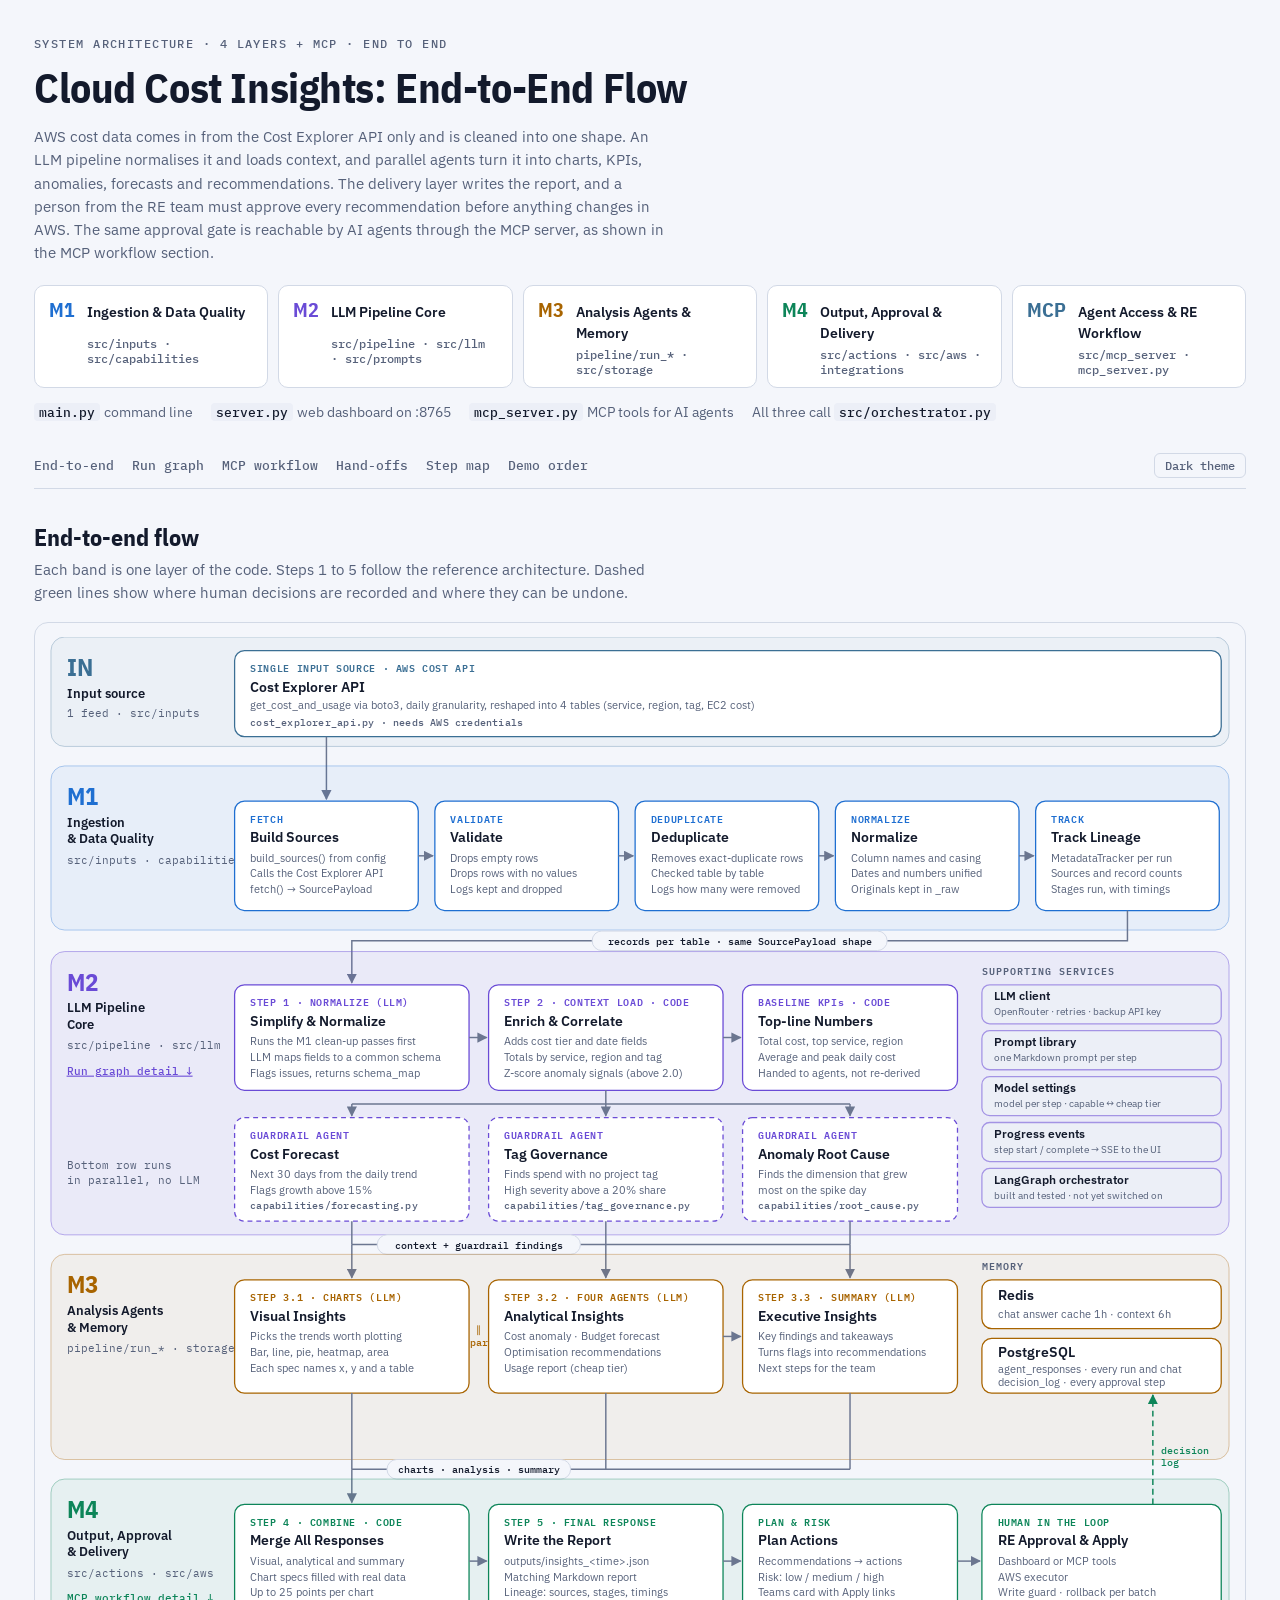
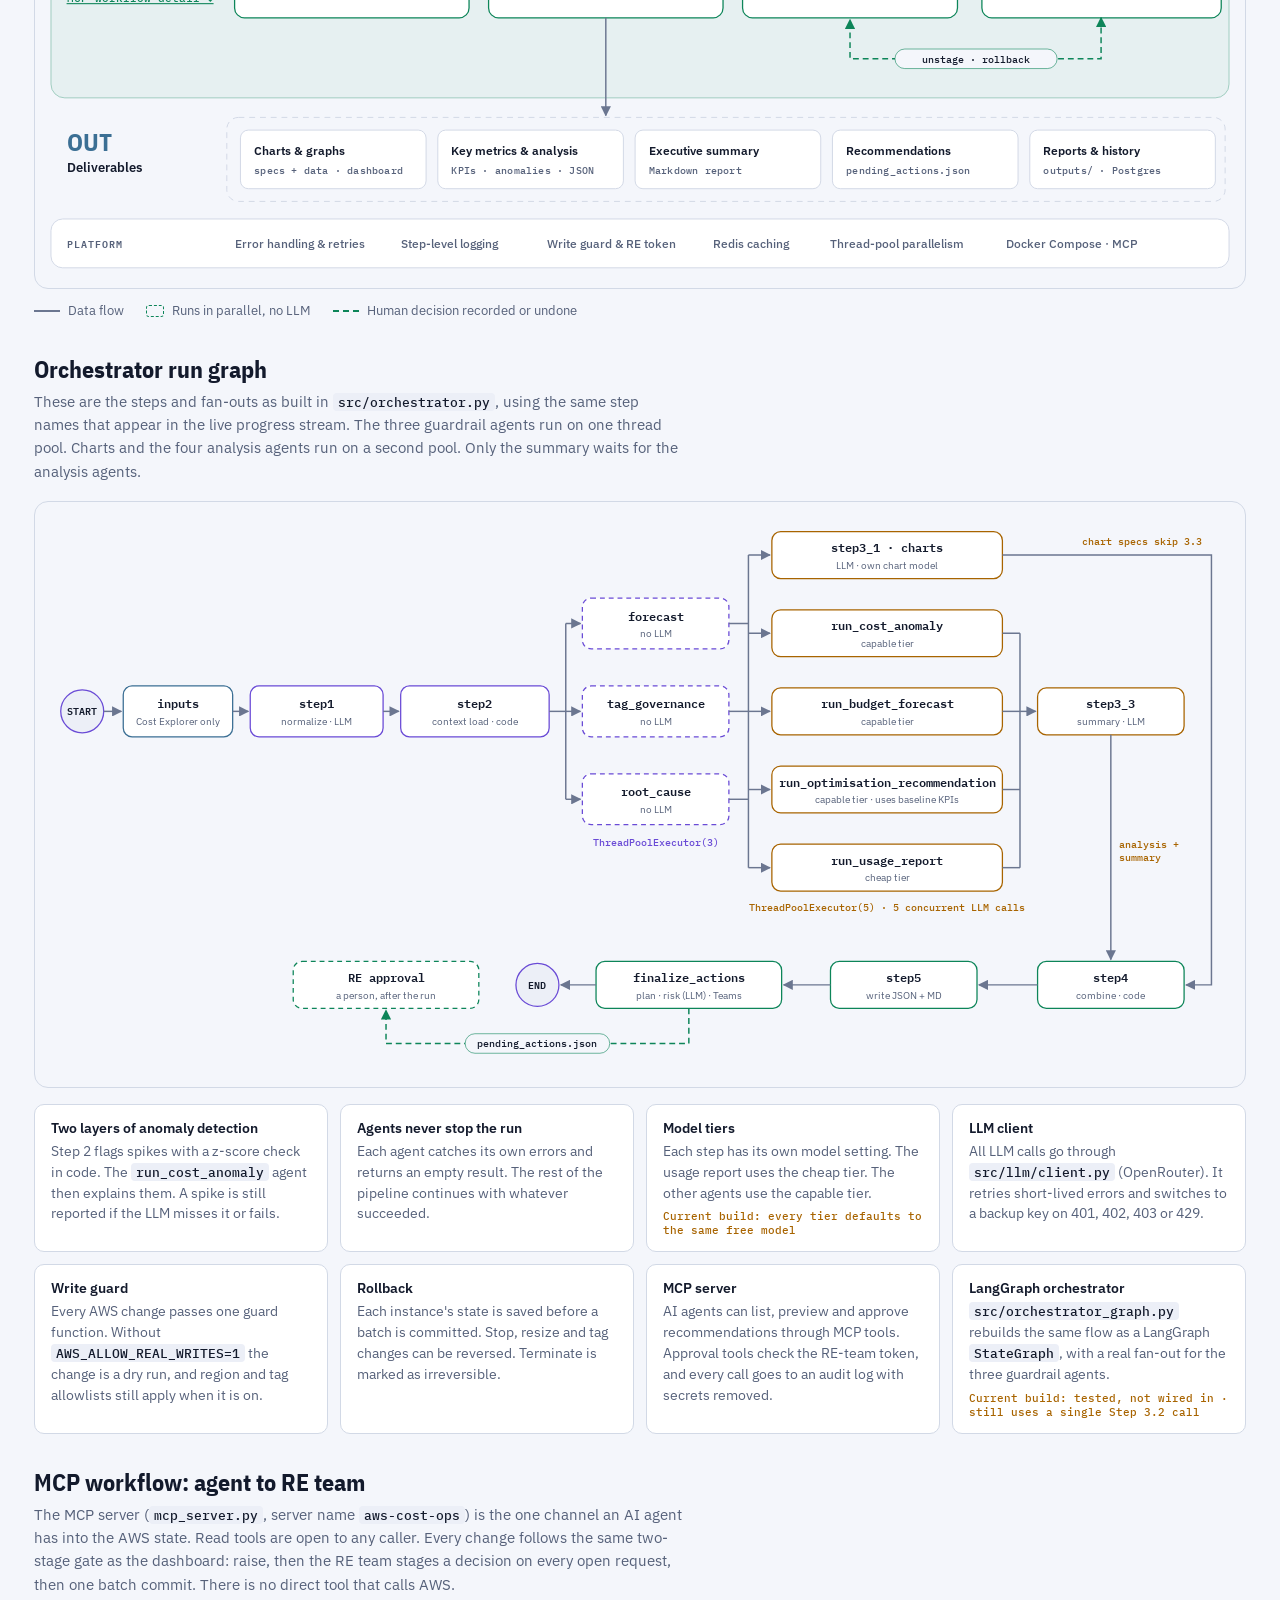
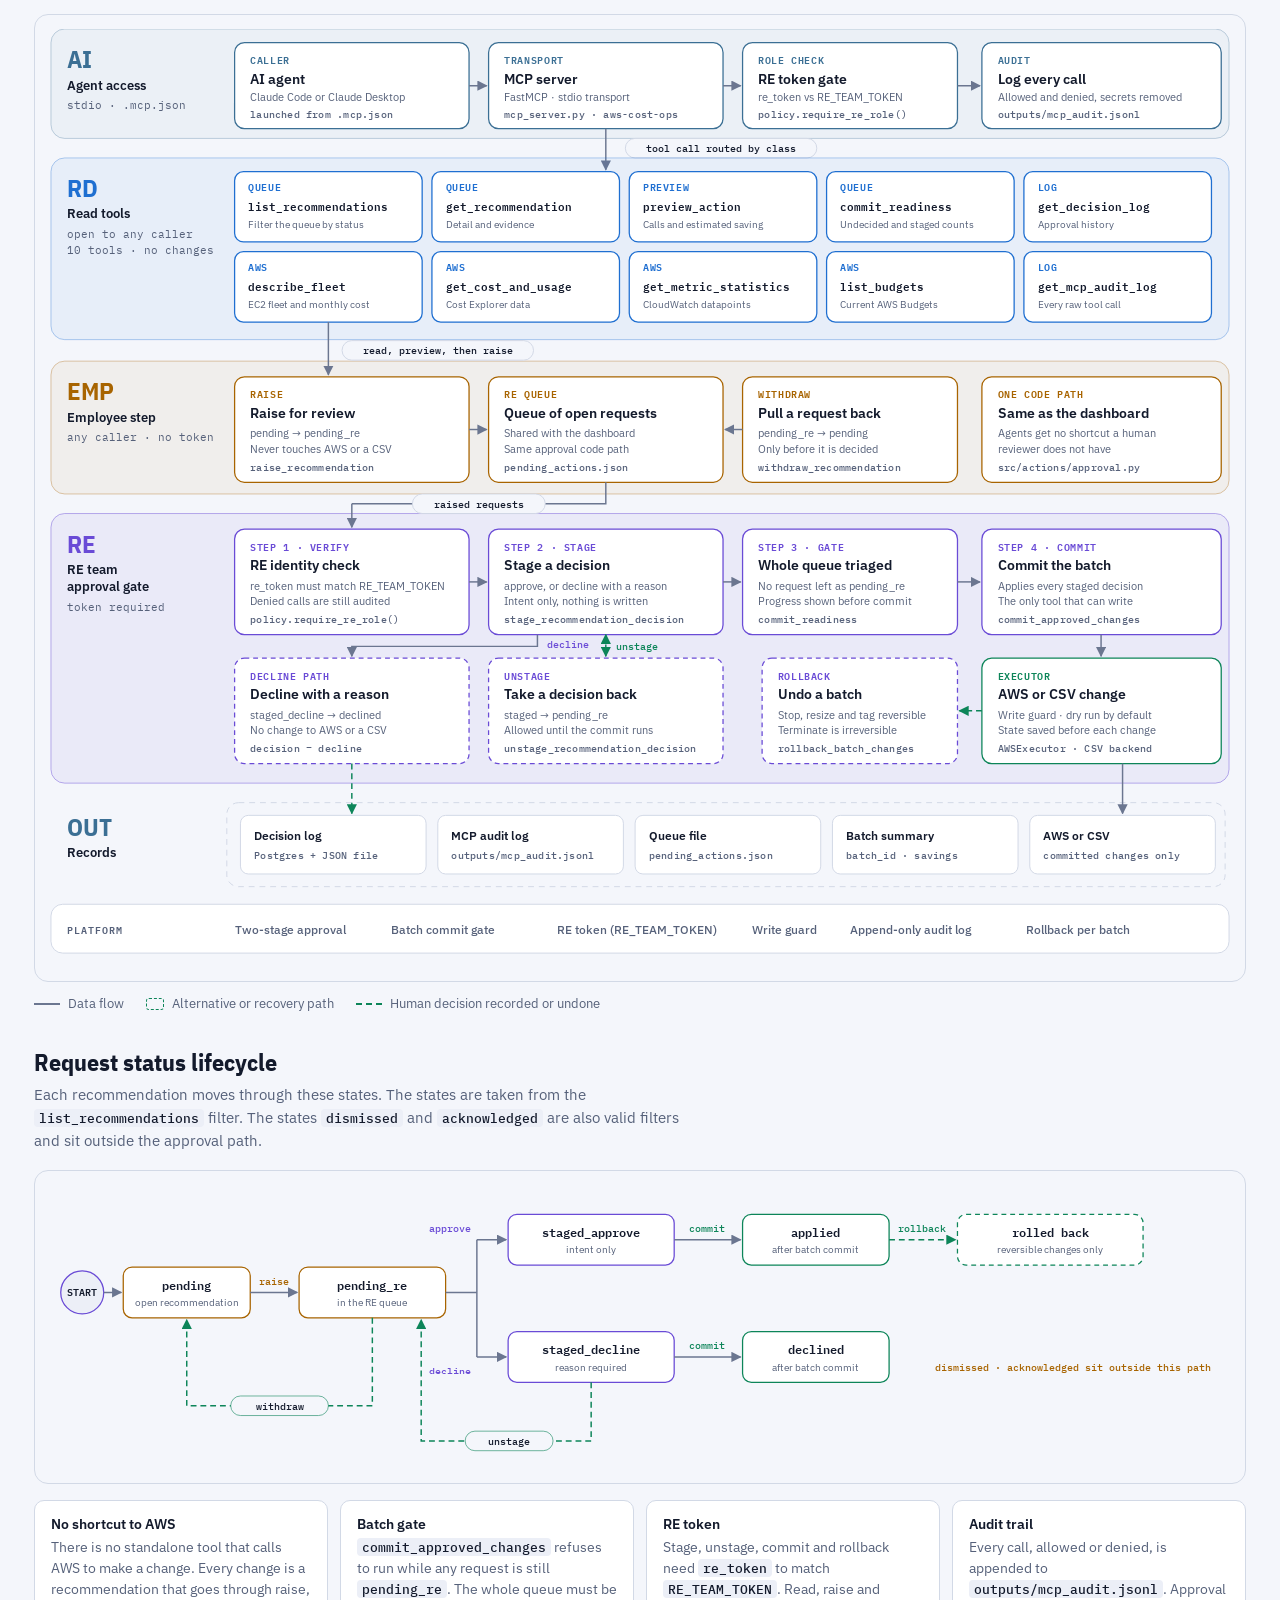
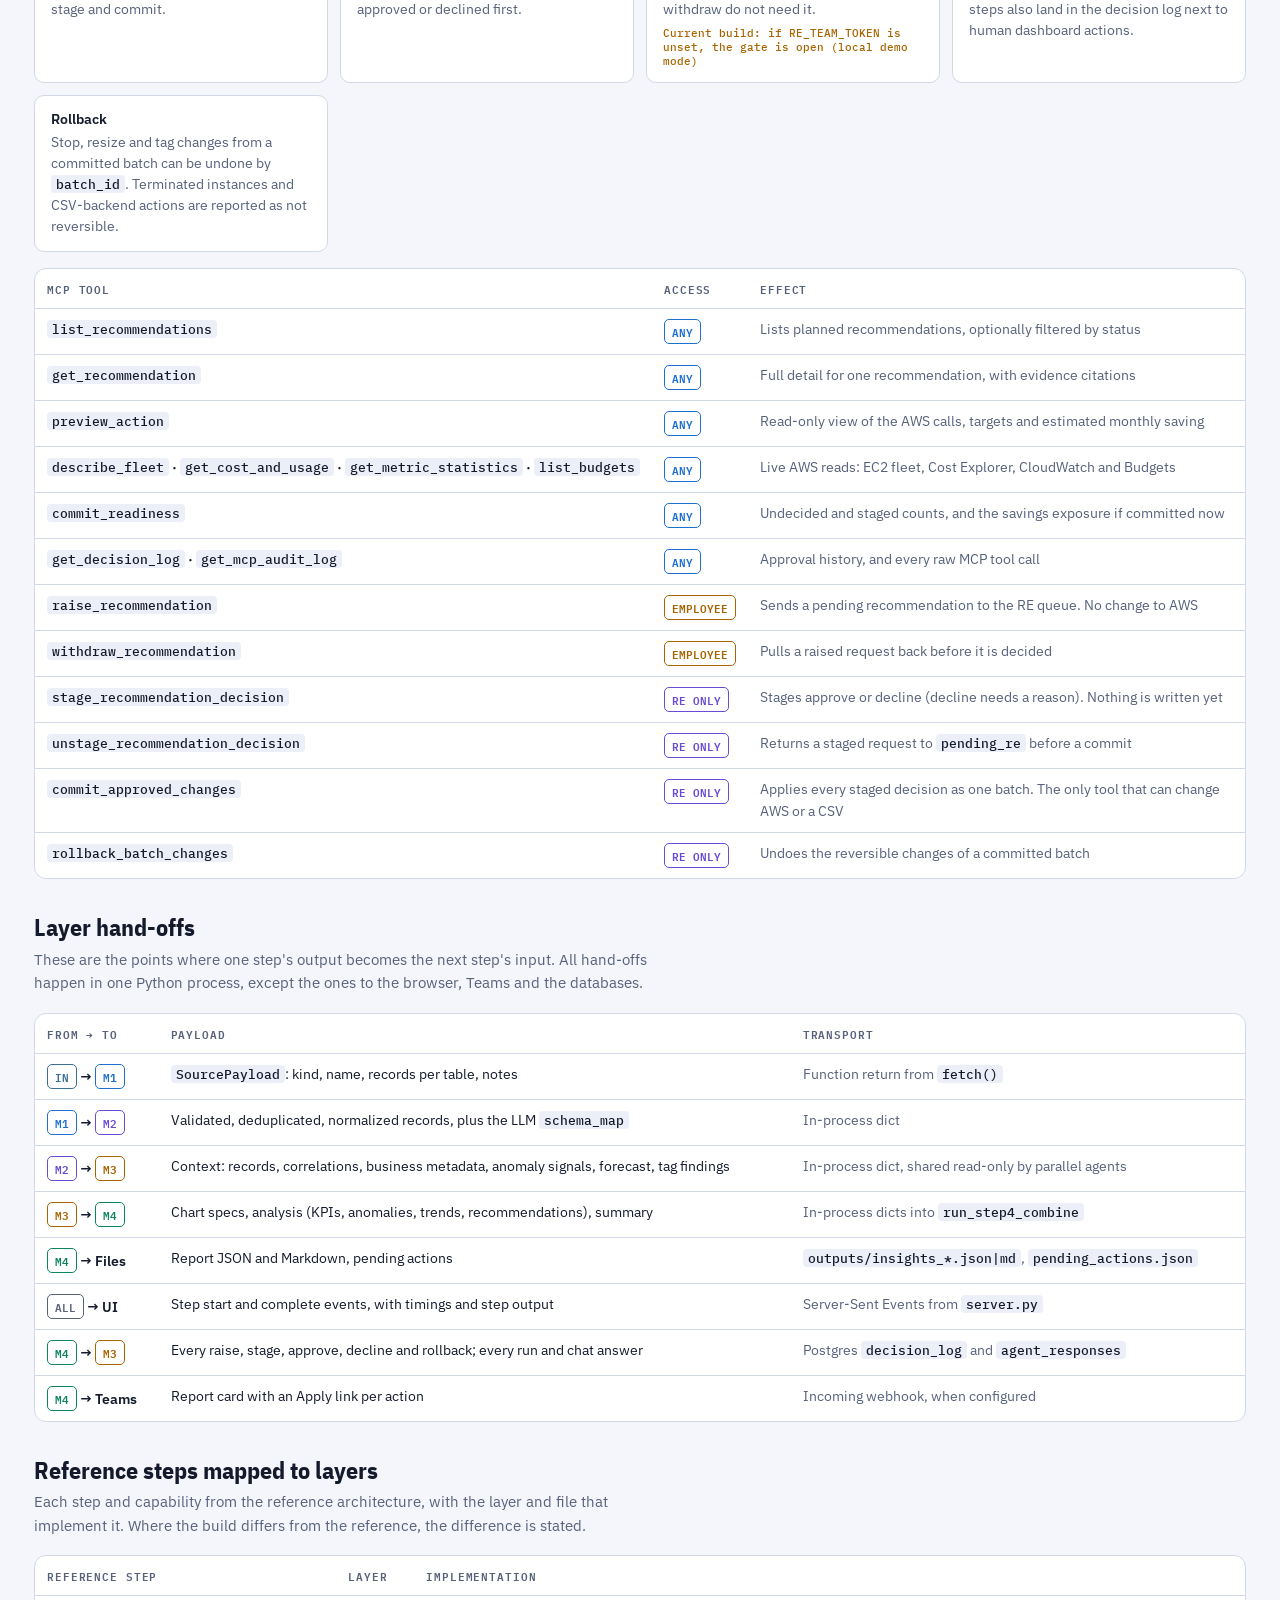
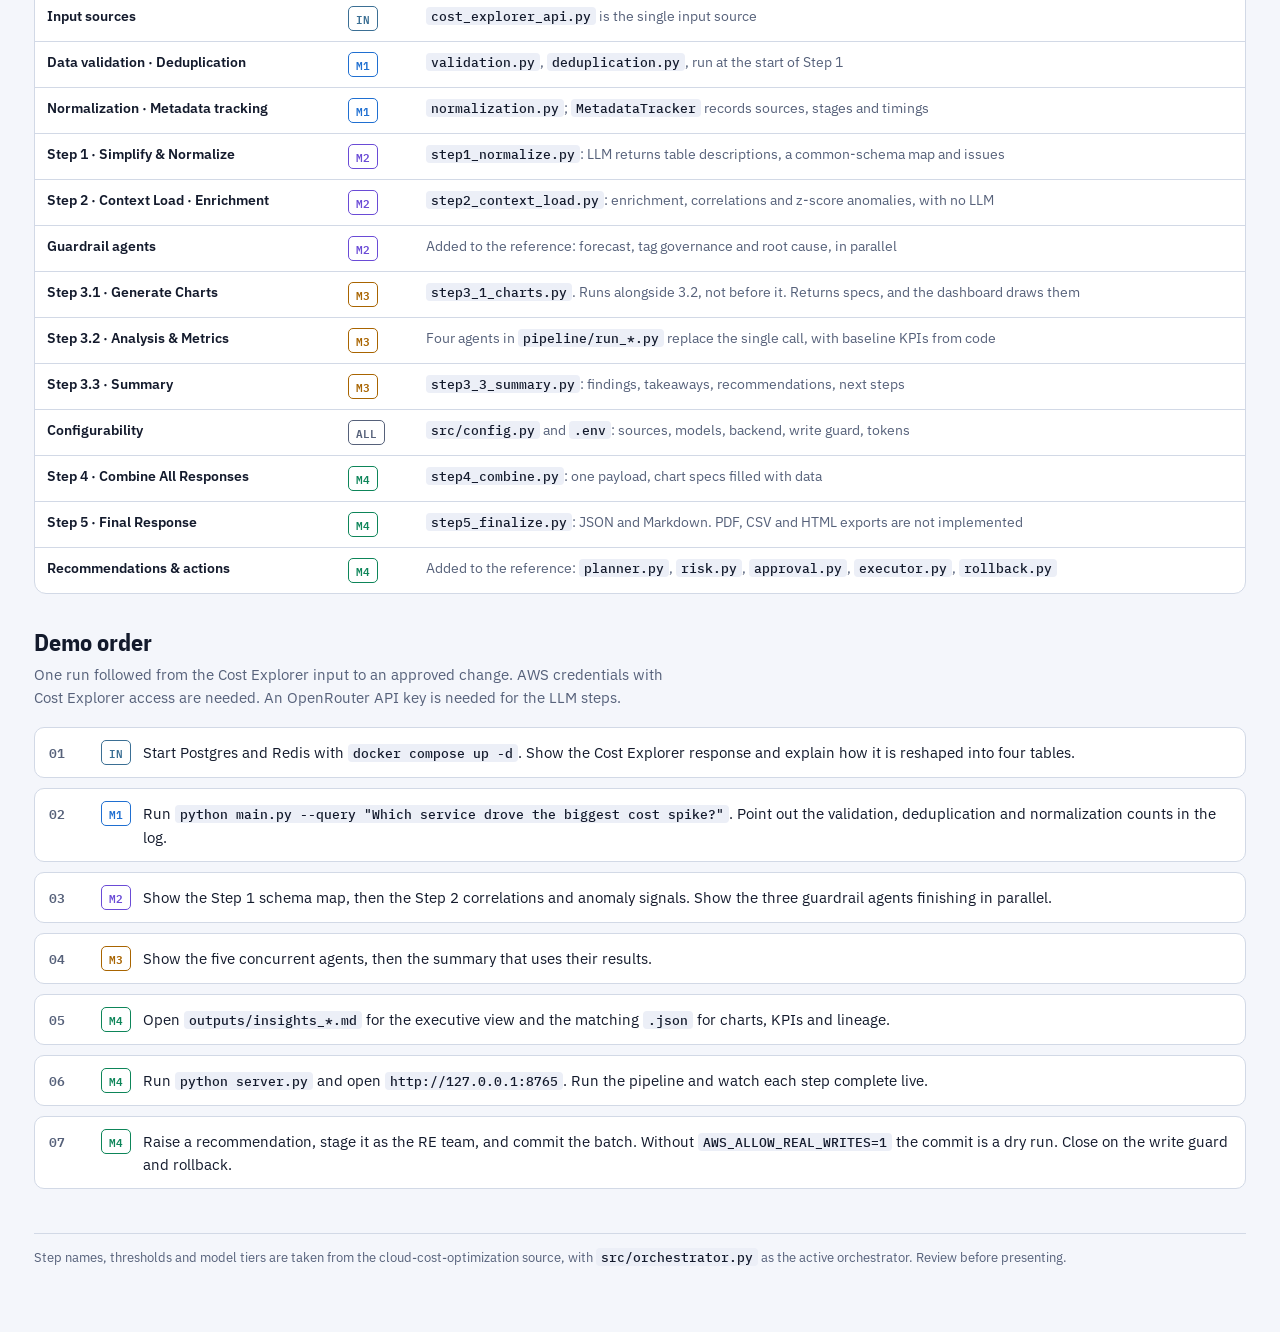
<file: docs/end_to_end_flow.html>
<!doctype html><html><head><meta charset=utf8><meta name=viewport content="width=device-width,initial-scale=1,viewport-fit=cover"><style>:root{color-scheme:light;box-sizing:border-box;padding-top:env(safe-area-inset-top,0px);padding-bottom:env(safe-area-inset-bottom,0px)}html{scroll-padding-top:env(safe-area-inset-top,0px)}body{margin:0;padding:0;font:14px -apple-system,BlinkMacSystemFont,sans-serif;background:#faf9f5;color:#141413}img{max-width:100%}[hidden]:not([hidden=until-found i]){display:none!important}</style></head><body>
<title>Cloud Cost Insights End-to-End Flow</title>
<link rel="preconnect" href="https://fonts.googleapis.com">
<link rel="preconnect" href="https://fonts.gstatic.com" crossorigin>
<link rel="stylesheet" href="https://fonts.googleapis.com/css2?family=IBM+Plex+Mono:wght@400;500;600&family=IBM+Plex+Sans+Condensed:wght@600;700&family=IBM+Plex+Sans:wght@400;500;600&display=swap">
<style>
/* Layout: one banded SVG per view (layers stacked top to bottom), followed by reference tables and a demo order. */
:root{
  color-scheme: dark;
  --bg:#0b1020; --panel:#121a2e; --panel2:#18223a; --line:#2a3654;
  --text:#e6ebf5; --muted:#93a0bb; --arrow:#8390ae;
  --in:#7fb4d9; --m1:#4ea1ff; --m2:#a78bfa; --m3:#f5a524; --m4:#34d399;
  --sans:"IBM Plex Sans",system-ui,-apple-system,"Segoe UI",sans-serif;
  --cond:"IBM Plex Sans Condensed","IBM Plex Sans",system-ui,sans-serif;
  --mono:"IBM Plex Mono",ui-monospace,Consolas,monospace;
}
@media (prefers-color-scheme: light){
  :root:not([data-theme="dark"]){
    color-scheme: light;
    --bg:#f4f6fb; --panel:#ffffff; --panel2:#eceff7; --line:#d2d9e6;
    --text:#131a2c; --muted:#56617a; --arrow:#6b7690;
    --in:#3b6f94; --m1:#1f6fd1; --m2:#6a4bd6; --m3:#a86400; --m4:#0d8559;
  }
}
:root[data-theme="light"]{
  color-scheme: light;
  --bg:#f4f6fb; --panel:#ffffff; --panel2:#eceff7; --line:#d2d9e6;
  --text:#131a2c; --muted:#56617a; --arrow:#6b7690;
  --in:#3b6f94; --m1:#1f6fd1; --m2:#6a4bd6; --m3:#a86400; --m4:#0d8559;
}
*{box-sizing:border-box}
body{background:var(--bg);color:var(--text);font:15px/1.55 var(--sans);margin:0}
.wrap{max-width:1260px;margin:0 auto;padding-inline:24px;padding-block:28px 64px}
@media (max-width:600px){.wrap{padding-inline:16px}}
a{color:inherit}
header{display:grid;gap:14px;padding-block:8px 20px}
.kicker{font:500 12px var(--mono);letter-spacing:.12em;text-transform:uppercase;color:var(--muted)}
h1{font:700 clamp(28px,4vw,42px)/1.1 var(--cond);margin:0;text-wrap:balance;letter-spacing:-.01em}
.lede{color:var(--muted);max-width:70ch;margin:0}
.mods{display:grid;grid-template-columns:repeat(5,minmax(0,1fr));gap:10px;margin-top:6px}
@media (max-width:1100px){.mods{grid-template-columns:repeat(3,minmax(0,1fr))}}
@media (max-width:860px){.mods{grid-template-columns:repeat(2,minmax(0,1fr))}}
@media (max-width:460px){.mods{grid-template-columns:1fr}}
.mod{display:grid;grid-template-columns:auto 1fr;gap:2px 12px;align-items:baseline;padding:10px 14px;border:1px solid var(--line);border-radius:10px;background:var(--panel);min-width:0}
.mod b{font:700 20px var(--cond);grid-row:span 2}
.mod span{font-weight:600;font-size:14px}
.mod small{color:var(--muted);font:500 12px var(--mono);word-break:break-word}
.k-m1 b{color:var(--m1)} .k-m2 b{color:var(--m2)} .k-m3 b{color:var(--m3)} .k-m4 b{color:var(--m4)} .k-in b{color:var(--in)}
.entry{display:flex;flex-wrap:wrap;gap:6px 18px;color:var(--muted);font-size:13.5px}
.entry code{margin-right:4px}
nav{position:sticky;top:env(safe-area-inset-top,0px);z-index:5;background:var(--bg);border-bottom:1px solid var(--line);display:flex;flex-wrap:wrap;gap:4px 18px;padding-block:10px;margin-bottom:8px}
nav a{font:500 13px var(--mono);color:var(--muted);text-decoration:none;padding:4px 0}
nav a:hover,nav a:focus-visible{color:var(--text)}
nav .theme{margin-left:auto;background:none;border:1px solid var(--line);color:var(--muted);border-radius:6px;font:500 12px var(--mono);padding:4px 10px;cursor:pointer}
nav .theme:hover{color:var(--text)}
:focus-visible{outline:2px solid var(--m2);outline-offset:2px}
section{padding-block:26px 8px;scroll-margin-top:56px}
h2{font:700 24px/1.2 var(--cond);margin:0 0 6px}
.sub{color:var(--muted);margin:0 0 18px;max-width:72ch}
.scroll{overflow-x:auto;border:1px solid var(--line);border-radius:14px;background:var(--bg);padding:14px}
.dg{display:block;width:100%;min-width:1000px;height:auto}

/* svg */
.band{stroke-width:1}
.bd-in{fill:var(--in);fill-opacity:.05;stroke:var(--in);stroke-opacity:.3}
.bd-m1{fill:var(--m1);fill-opacity:.06;stroke:var(--m1);stroke-opacity:.35}
.bd-m2{fill:var(--m2);fill-opacity:.07;stroke:var(--m2);stroke-opacity:.45}
.bd-m3{fill:var(--m3);fill-opacity:.06;stroke:var(--m3);stroke-opacity:.35}
.bd-m4{fill:var(--m4);fill-opacity:.06;stroke:var(--m4);stroke-opacity:.35}
.box,.svc{fill:var(--panel);stroke-width:1.3}
.bx-in{stroke:var(--in)} .bx-m1{stroke:var(--m1)} .bx-m2{stroke:var(--m2)} .bx-m3{stroke:var(--m3)} .bx-m4{stroke:var(--m4)}
.svc{stroke-opacity:.55;fill:var(--panel2)}
.dash{stroke-dasharray:5 4}
.c-in{fill:var(--in)} .c-m1{fill:var(--m1)} .c-m2{fill:var(--m2)} .c-m3{fill:var(--m3)} .c-m4{fill:var(--m4)}
.eb{font:600 10.5px var(--mono);letter-spacing:.06em}
.tt{font:600 14.5px var(--sans);fill:var(--text)}
.ln{font:400 11.5px var(--sans);fill:var(--muted)}
.mono-s{font:500 10.5px var(--mono);fill:var(--muted);letter-spacing:.02em}
.bcode{font:700 26px var(--cond)}
.bname{font:600 13px var(--sans);fill:var(--text)}
.brole{font:400 11px var(--mono);fill:var(--muted)}
.deep{font:500 11px var(--mono);text-decoration:underline}
.cap{font:600 10.5px var(--mono);letter-spacing:.1em;fill:var(--muted)}
.sn{font:600 12px var(--sans);fill:var(--text)}
.sd{font:400 10.5px var(--sans);fill:var(--muted)}
.nm{font:600 12.5px var(--mono);fill:var(--text)}
.nm2{font:600 11.5px var(--mono);fill:var(--text)}
.tiny{font:500 10px var(--mono)}
.pl{font:500 12px var(--sans);fill:var(--muted)}
.pill{fill:var(--bg);stroke:var(--line)}
.pg{fill:var(--bg);stroke:var(--m4);stroke-opacity:.6}
.pt{font:500 10.5px var(--mono);fill:var(--text)}
.flow{fill:none;stroke:var(--arrow);stroke-width:1.5;marker-end:url(#ah)}
.flow.nohead{marker-end:none}
.flow.fb{stroke:var(--m4);stroke-dasharray:6 4;marker-end:url(#ahg)}
.flow.both{marker-start:url(#ahg)}
.flow.v{marker-end:url(#bh)}
.flow.v.nohead{marker-end:none}
.flow.v.fb{marker-end:url(#bhg)}
.ahf{fill:var(--arrow)} .ahg{fill:var(--m4)}
.deliv{fill:none;stroke:var(--line);stroke-dasharray:6 5}
.chip{fill:var(--panel);stroke:var(--line)}
.plat{fill:var(--panel);stroke:var(--line)}
.term{fill:var(--panel2);stroke:var(--m2);stroke-width:1.3}
.tm{font:600 10px var(--mono);fill:var(--text)}

/* notes */
.legend{display:flex;flex-wrap:wrap;gap:8px 22px;margin-top:12px;color:var(--muted);font-size:13px}
.legend span{display:inline-flex;align-items:center;gap:8px}
.legend i{display:inline-block;width:26px;height:0;border-top:2px solid var(--arrow)}
.legend i.fb{border-top:2px dashed var(--m4)}
.legend i.dx{border:1.5px dashed var(--m4);width:18px;height:12px;border-radius:3px}
.cards{display:grid;grid-template-columns:repeat(auto-fill,minmax(260px,1fr));gap:12px;margin-top:16px}
.card{border:1px solid var(--line);border-radius:10px;padding:14px 16px;background:var(--panel)}
.card h3{font:600 14px var(--sans);margin:0 0 4px}
.card p{margin:0;color:var(--muted);font-size:13.5px}
code{font:500 12.5px var(--mono);background:var(--panel2);padding:1px 5px;border-radius:4px;color:var(--text)}
.tag{display:inline-block;font:600 11px var(--mono);padding:2px 7px;border-radius:5px;border:1px solid currentColor;white-space:nowrap}
.t-in{color:var(--in)} .t-m1{color:var(--m1)} .t-m2{color:var(--m2)} .t-m3{color:var(--m3)} .t-m4{color:var(--m4)} .t-all{color:var(--muted)}
.now{font:500 11px var(--mono);color:var(--m3);display:block;margin-top:6px}
table{width:100%;border-collapse:collapse;font-size:14px;min-width:680px}
th,td{text-align:left;padding:10px 12px;border-bottom:1px solid var(--line);vertical-align:top}
th{font:600 11px var(--mono);letter-spacing:.08em;text-transform:uppercase;color:var(--muted)}
td:first-child{font-weight:600;white-space:nowrap}
td:last-child{color:var(--muted)}
.tbl{overflow-x:auto;border:1px solid var(--line);border-radius:12px;background:var(--panel)}
.tbl tr:last-child td{border-bottom:0}
ol.demo{list-style:none;counter-reset:s;padding:0;margin:0;display:grid;gap:10px}
ol.demo li{counter-increment:s;display:grid;grid-template-columns:40px auto 1fr;gap:12px;align-items:baseline;padding:12px 14px;border:1px solid var(--line);border-radius:10px;background:var(--panel)}
ol.demo li::before{content:counter(s,decimal-leading-zero);font:600 13px var(--mono);color:var(--muted)}
ol.demo li p{margin:0;min-width:0}
@media (max-width:560px){ol.demo li{grid-template-columns:32px 1fr}ol.demo li .tag{grid-column:2}ol.demo li p{grid-column:2}}
footer{margin-top:36px;color:var(--muted);font-size:12.5px;border-top:1px solid var(--line);padding-top:14px}
@media (prefers-reduced-motion:reduce){*{scroll-behavior:auto!important}}
html{scroll-behavior:smooth}
</style>

<div class="wrap">
<header>
  <div class="kicker">System architecture · 4 layers + MCP · end to end</div>
  <h1>Cloud Cost Insights: End-to-End Flow</h1>
  <p class="lede">AWS cost data comes in from the Cost Explorer API only and is cleaned into one shape. An LLM pipeline normalises it and loads context, and parallel agents turn it into charts, KPIs, anomalies, forecasts and recommendations. The delivery layer writes the report, and a person from the RE team must approve every recommendation before anything changes in AWS. The same approval gate is reachable by AI agents through the MCP server, as shown in the MCP workflow section.</p>
  <div class="mods">
    <div class="mod k-m1"><b>M1</b><span>Ingestion &amp; Data Quality</span><small>src/inputs · src/capabilities</small></div>
    <div class="mod k-m2"><b>M2</b><span>LLM Pipeline Core</span><small>src/pipeline · src/llm · src/prompts</small></div>
    <div class="mod k-m3"><b>M3</b><span>Analysis Agents &amp; Memory</span><small>pipeline/run_* · src/storage</small></div>
    <div class="mod k-m4"><b>M4</b><span>Output, Approval &amp; Delivery</span><small>src/actions · src/aws · integrations</small></div>
    <div class="mod k-in"><b>MCP</b><span>Agent Access &amp; RE Workflow</span><small>src/mcp_server · mcp_server.py</small></div>
  </div>
  <div class="entry"><span><code>main.py</code>command line</span><span><code>server.py</code>web dashboard on :8765</span><span><code>mcp_server.py</code>MCP tools for AI agents</span><span>All three call <code>src/orchestrator.py</code></span></div>
</header>

<nav aria-label="Sections">
  <a href="#overview">End-to-end</a>
  <a href="#run-graph">Run graph</a>
  <a href="#mcp-workflow">MCP workflow</a>
  <a href="#contracts">Hand-offs</a>
  <a href="#steps">Step map</a>
  <a href="#demo">Demo order</a>
  <button class="theme" id="themeBtn" type="button">Theme</button>
</nav>

<section id="overview">
  <h2>End-to-end flow</h2>
  <p class="sub">Each band is one layer of the code. Steps 1 to 5 follow the reference architecture. Dashed green lines show where human decisions are recorded and where they can be undone.</p>
  <div class="scroll"><svg class="dg" viewBox="0 0 1210 1266" role="img" aria-labelledby="dg1t"><title id="dg1t">End-to-end architecture across layers M1 to M4</title><defs>
<marker id="ah" viewBox="0 0 10 10" refX="9" refY="5" markerWidth="7" markerHeight="7" orient="auto-start-reverse"><path d="M0,0 L10,5 L0,10 z" class="ahf"/></marker>
<marker id="ahg" viewBox="0 0 10 10" refX="9" refY="5" markerWidth="7" markerHeight="7" orient="auto-start-reverse"><path d="M0,0 L10,5 L0,10 z" class="ahg"/></marker>
</defs>
<!-- IN -->
<rect class="band bd-in" x="2" y="0" width="1206" height="112" rx="14"/>
<text class="bcode c-in" x="18" y="40">IN</text><text class="bname" x="18" y="62">Input source</text><text class="brole" x="18" y="82">1 feed · src/inputs</text>
<rect class="box bx-in" x="190" y="14" width="1010" height="88" rx="10"/>
<text class="eb c-in" x="206" y="36">SINGLE INPUT SOURCE · AWS COST API</text>
<text class="tt" x="206" y="56">Cost Explorer API</text>
<text class="ln" x="206" y="74">get_cost_and_usage via boto3, daily granularity, reshaped into 4 tables (service, region, tag, EC2 cost)</text>
<text class="mono-s" x="206" y="91">cost_explorer_api.py · needs AWS credentials</text>
<path class="flow" d="M284 102 V166"/>

<!-- M1 -->
<rect class="band bd-m1" x="2" y="132" width="1206" height="168" rx="14"/>
<text class="bcode c-m1" x="18" y="172">M1</text>
<text class="bname" x="18" y="194">Ingestion</text>
<text class="bname" x="18" y="211">&amp; Data Quality</text>
<text class="brole" x="18" y="232">src/inputs · capabilities</text>
<rect class="box bx-m1" x="190" y="168" width="188" height="112" rx="10"/>
<text class="eb c-m1" x="206" y="190">FETCH</text>
<text class="tt" x="206" y="210">Build Sources</text>
<text class="ln" x="206" y="230">build_sources() from config</text>
<text class="ln" x="206" y="246">Calls the Cost Explorer API</text>
<text class="ln" x="206" y="262">fetch() → SourcePayload</text>
<path class="flow" d="M378 224 H393"/>
<rect class="box bx-m1" x="395" y="168" width="188" height="112" rx="10"/>
<text class="eb c-m1" x="411" y="190">VALIDATE</text>
<text class="tt" x="411" y="210">Validate</text>
<text class="ln" x="411" y="230">Drops empty rows</text>
<text class="ln" x="411" y="246">Drops rows with no values</text>
<text class="ln" x="411" y="262">Logs kept and dropped</text>
<path class="flow" d="M583 224 H598"/>
<rect class="box bx-m1" x="600" y="168" width="188" height="112" rx="10"/>
<text class="eb c-m1" x="616" y="190">DEDUPLICATE</text>
<text class="tt" x="616" y="210">Deduplicate</text>
<text class="ln" x="616" y="230">Removes exact-duplicate rows</text>
<text class="ln" x="616" y="246">Checked table by table</text>
<text class="ln" x="616" y="262">Logs how many were removed</text>
<path class="flow" d="M788 224 H803"/>
<rect class="box bx-m1" x="805" y="168" width="188" height="112" rx="10"/>
<text class="eb c-m1" x="821" y="190">NORMALIZE</text>
<text class="tt" x="821" y="210">Normalize</text>
<text class="ln" x="821" y="230">Column names and casing</text>
<text class="ln" x="821" y="246">Dates and numbers unified</text>
<text class="ln" x="821" y="262">Originals kept in _raw</text>
<path class="flow" d="M993 224 H1008"/>
<rect class="box bx-m1" x="1010" y="168" width="188" height="112" rx="10"/>
<text class="eb c-m1" x="1026" y="190">TRACK</text>
<text class="tt" x="1026" y="210">Track Lineage</text>
<text class="ln" x="1026" y="230">MetadataTracker per run</text>
<text class="ln" x="1026" y="246">Sources and record counts</text>
<text class="ln" x="1026" y="262">Stages run, with timings</text>
<path class="flow" d="M1104 280 V311 H310 V354"/>
<rect class="pill" x="556" y="301" width="302" height="20" rx="10"/><text class="pt" x="707" y="315" text-anchor="middle">records per table · same SourcePayload shape</text>

<!-- M2 -->
<rect class="band bd-m2" x="2" y="322" width="1206" height="290" rx="14"/>
<text class="bcode c-m2" x="18" y="362">M2</text>
<text class="bname" x="18" y="384">LLM Pipeline</text>
<text class="bname" x="18" y="401">Core</text>
<text class="brole" x="18" y="422">src/pipeline · src/llm</text>
<a href="#run-graph"><text class="deep c-m2" x="18" y="448">Run graph detail ↓</text></a>
<text class="brole" x="18" y="545">Bottom row runs</text>
<text class="brole" x="18" y="560">in parallel, no LLM</text>
<rect class="box bx-m2" x="190" y="356" width="240" height="108" rx="10"/>
<text class="eb c-m2" x="206" y="378">STEP 1 · NORMALIZE (LLM)</text>
<text class="tt" x="206" y="398">Simplify &amp; Normalize</text>
<text class="ln" x="206" y="418">Runs the M1 clean-up passes first</text>
<text class="ln" x="206" y="434">LLM maps fields to a common schema</text>
<text class="ln" x="206" y="450">Flags issues, returns schema_map</text>
<rect class="box bx-m2" x="450" y="356" width="240" height="108" rx="10"/>
<text class="eb c-m2" x="466" y="378">STEP 2 · CONTEXT LOAD · CODE</text>
<text class="tt" x="466" y="398">Enrich &amp; Correlate</text>
<text class="ln" x="466" y="418">Adds cost tier and date fields</text>
<text class="ln" x="466" y="434">Totals by service, region and tag</text>
<text class="ln" x="466" y="450">Z-score anomaly signals (above 2.0)</text>
<rect class="box bx-m2" x="710" y="356" width="220" height="108" rx="10"/>
<text class="eb c-m2" x="726" y="378">BASELINE KPIs · CODE</text>
<text class="tt" x="726" y="398">Top-line Numbers</text>
<text class="ln" x="726" y="418">Total cost, top service, region</text>
<text class="ln" x="726" y="434">Average and peak daily cost</text>
<text class="ln" x="726" y="450">Handed to agents, not re-derived</text>
<path class="flow" d="M430 410 H448"/>
<path class="flow" d="M690 410 H708"/>
<path class="flow nohead" d="M570 464 V478"/>
<path class="flow nohead" d="M310 478 H820"/>
<path class="flow" d="M310 478 V490"/>
<path class="flow" d="M570 478 V490"/>
<path class="flow" d="M820 478 V490"/>
<rect class="box bx-m2 dash" x="190" y="492" width="240" height="106" rx="10"/>
<text class="eb c-m2" x="206" y="514">GUARDRAIL AGENT</text>
<text class="tt" x="206" y="534">Cost Forecast</text>
<text class="ln" x="206" y="554">Next 30 days from the daily trend</text>
<text class="ln" x="206" y="570">Flags growth above 15%</text>
<text class="mono-s" x="206" y="586">capabilities/forecasting.py</text>
<rect class="box bx-m2 dash" x="450" y="492" width="240" height="106" rx="10"/>
<text class="eb c-m2" x="466" y="514">GUARDRAIL AGENT</text>
<text class="tt" x="466" y="534">Tag Governance</text>
<text class="ln" x="466" y="554">Finds spend with no project tag</text>
<text class="ln" x="466" y="570">High severity above a 20% share</text>
<text class="mono-s" x="466" y="586">capabilities/tag_governance.py</text>
<rect class="box bx-m2 dash" x="710" y="492" width="220" height="106" rx="10"/>
<text class="eb c-m2" x="726" y="514">GUARDRAIL AGENT</text>
<text class="tt" x="726" y="534">Anomaly Root Cause</text>
<text class="ln" x="726" y="554">Finds the dimension that grew</text>
<text class="ln" x="726" y="570">most on the spike day</text>
<text class="mono-s" x="726" y="586">capabilities/root_cause.py</text>
<text class="cap" x="955" y="346">SUPPORTING SERVICES</text>
<rect class="svc bx-m2" x="955" y="356" width="245" height="40" rx="8"/><text class="sn" x="967" y="372">LLM client</text><text class="sd" x="967" y="387">OpenRouter · retries · backup API key</text>
<rect class="svc bx-m2" x="955" y="403" width="245" height="40" rx="8"/><text class="sn" x="967" y="419">Prompt library</text><text class="sd" x="967" y="434">one Markdown prompt per step</text>
<rect class="svc bx-m2" x="955" y="450" width="245" height="40" rx="8"/><text class="sn" x="967" y="466">Model settings</text><text class="sd" x="967" y="481">model per step · capable ↔ cheap tier</text>
<rect class="svc bx-m2" x="955" y="497" width="245" height="40" rx="8"/><text class="sn" x="967" y="513">Progress events</text><text class="sd" x="967" y="528">step start / complete → SSE to the UI</text>
<rect class="svc bx-m2" x="955" y="544" width="245" height="40" rx="8"/><text class="sn" x="967" y="560">LangGraph orchestrator</text><text class="sd" x="967" y="575">built and tested · not yet switched on</text>
<path class="flow nohead" d="M310 598 V622"/>
<path class="flow nohead" d="M570 598 V622"/>
<path class="flow nohead" d="M820 598 V622"/>
<path class="flow nohead" d="M310 622 H820"/>
<path class="flow" d="M310 622 V656"/>
<path class="flow" d="M570 622 V656"/>
<path class="flow" d="M820 622 V656"/>
<rect class="pill" x="336" y="612" width="208" height="20" rx="10"/><text class="pt" x="440" y="626" text-anchor="middle">context + guardrail findings</text>

<!-- M3 -->
<rect class="band bd-m3" x="2" y="632" width="1206" height="210" rx="14"/>
<text class="bcode c-m3" x="18" y="672">M3</text>
<text class="bname" x="18" y="694">Analysis Agents</text>
<text class="bname" x="18" y="711">&amp; Memory</text>
<text class="brole" x="18" y="732">pipeline/run_* · storage</text>
<rect class="box bx-m3" x="190" y="658" width="240" height="116" rx="10"/>
<text class="eb c-m3" x="206" y="680">STEP 3.1 · CHARTS (LLM)</text>
<text class="tt" x="206" y="700">Visual Insights</text>
<text class="ln" x="206" y="720">Picks the trends worth plotting</text>
<text class="ln" x="206" y="736">Bar, line, pie, heatmap, area</text>
<text class="ln" x="206" y="752">Each spec names x, y and a table</text>
<rect class="box bx-m3" x="450" y="658" width="240" height="116" rx="10"/>
<text class="eb c-m3" x="466" y="680">STEP 3.2 · FOUR AGENTS (LLM)</text>
<text class="tt" x="466" y="700">Analytical Insights</text>
<text class="ln" x="466" y="720">Cost anomaly · Budget forecast</text>
<text class="ln" x="466" y="736">Optimisation recommendations</text>
<text class="ln" x="466" y="752">Usage report (cheap tier)</text>
<rect class="box bx-m3" x="710" y="658" width="220" height="116" rx="10"/>
<text class="eb c-m3" x="726" y="680">STEP 3.3 · SUMMARY (LLM)</text>
<text class="tt" x="726" y="700">Executive Insights</text>
<text class="ln" x="726" y="720">Key findings and takeaways</text>
<text class="ln" x="726" y="736">Turns flags into recommendations</text>
<text class="ln" x="726" y="752">Next steps for the team</text>
<text class="tiny c-m3" x="440" y="712" text-anchor="middle">∥</text>
<text class="tiny c-m3" x="440" y="726" text-anchor="middle">par</text>
<path class="flow" d="M690 716 H708"/>
<text class="cap" x="955" y="648">MEMORY</text>
<rect class="box bx-m3" x="955" y="658" width="245" height="50" rx="10"/><text class="tt" x="971" y="679">Redis</text><text class="ln" x="971" y="697">chat answer cache 1h · context 6h</text>
<rect class="box bx-m3" x="955" y="718" width="245" height="56" rx="10"/><text class="tt" x="971" y="737">PostgreSQL</text><text class="ln" x="971" y="753">agent_responses · every run and chat</text><text class="ln" x="971" y="767">decision_log · every approval step</text>
<path class="flow nohead" d="M310 774 V852"/>
<path class="flow nohead" d="M570 774 V852"/>
<path class="flow nohead" d="M820 774 V852"/>
<path class="flow nohead" d="M310 852 H820"/>
<path class="flow" d="M310 852 V886"/>
<rect class="pill" x="346" y="842" width="188" height="20" rx="10"/><text class="pt" x="440" y="856" text-anchor="middle">charts · analysis · summary</text>

<!-- M4 -->
<rect class="band bd-m4" x="2" y="862" width="1206" height="224" rx="14"/>
<text class="bcode c-m4" x="18" y="902">M4</text>
<text class="bname" x="18" y="924">Output, Approval</text>
<text class="bname" x="18" y="941">&amp; Delivery</text>
<text class="brole" x="18" y="962">src/actions · src/aws</text>
<a href="#mcp-workflow"><text class="deep c-m4" x="18" y="988">MCP workflow detail ↓</text></a>
<rect class="box bx-m4" x="190" y="888" width="240" height="116" rx="10"/>
<text class="eb c-m4" x="206" y="910">STEP 4 · COMBINE · CODE</text>
<text class="tt" x="206" y="930">Merge All Responses</text>
<text class="ln" x="206" y="950">Visual, analytical and summary</text>
<text class="ln" x="206" y="966">Chart specs filled with real data</text>
<text class="ln" x="206" y="982">Up to 25 points per chart</text>
<rect class="box bx-m4" x="450" y="888" width="240" height="116" rx="10"/>
<text class="eb c-m4" x="466" y="910">STEP 5 · FINAL RESPONSE</text>
<text class="tt" x="466" y="930">Write the Report</text>
<text class="ln" x="466" y="950">outputs/insights_&lt;time&gt;.json</text>
<text class="ln" x="466" y="966">Matching Markdown report</text>
<text class="ln" x="466" y="982">Lineage: sources, stages, timings</text>
<rect class="box bx-m4" x="710" y="888" width="220" height="116" rx="10"/>
<text class="eb c-m4" x="726" y="910">PLAN &amp; RISK</text>
<text class="tt" x="726" y="930">Plan Actions</text>
<text class="ln" x="726" y="950">Recommendations → actions</text>
<text class="ln" x="726" y="966">Risk: low / medium / high</text>
<text class="ln" x="726" y="982">Teams card with Apply links</text>
<rect class="box bx-m4" x="955" y="888" width="245" height="116" rx="10"/>
<text class="eb c-m4" x="971" y="910">HUMAN IN THE LOOP</text>
<text class="tt" x="971" y="930">RE Approval &amp; Apply</text>
<text class="ln" x="971" y="950">Dashboard or MCP tools</text>
<text class="ln" x="971" y="966">AWS executor</text>
<text class="ln" x="971" y="982">Write guard · rollback per batch</text>
<path class="flow" d="M430 946 H448"/>
<path class="flow" d="M690 946 H708"/>
<path class="flow" d="M930 946 H953"/>
<path class="flow fb" d="M1130 888 V776"/>
<text class="tiny c-m4" x="1138" y="836">decision</text><text class="tiny c-m4" x="1138" y="849">log</text>
<path class="flow fb both" d="M1077 1004 V1046 H820 V1006"/>
<rect class="pill pg" x="866" y="1036" width="166" height="20" rx="10"/><text class="pt" x="949" y="1050" text-anchor="middle">unstage · rollback</text>
<path class="flow" d="M570 1004 V1104"/>

<!-- OUT -->
<rect class="deliv" x="182" y="1106" width="1022" height="86" rx="12"/>
<text class="bcode c-in" x="18" y="1140">OUT</text><text class="bname" x="18" y="1162">Deliverables</text>
<rect class="chip" x="196" y="1119" width="190" height="60" rx="8"/><text class="sn" x="210" y="1144">Charts &amp; graphs</text><text class="mono-s" x="210" y="1164">specs + data · dashboard</text>
<rect class="chip" x="398" y="1119" width="190" height="60" rx="8"/><text class="sn" x="412" y="1144">Key metrics &amp; analysis</text><text class="mono-s" x="412" y="1164">KPIs · anomalies · JSON</text>
<rect class="chip" x="600" y="1119" width="190" height="60" rx="8"/><text class="sn" x="614" y="1144">Executive summary</text><text class="mono-s" x="614" y="1164">Markdown report</text>
<rect class="chip" x="802" y="1119" width="190" height="60" rx="8"/><text class="sn" x="816" y="1144">Recommendations</text><text class="mono-s" x="816" y="1164">pending_actions.json</text>
<rect class="chip" x="1004" y="1119" width="190" height="60" rx="8"/><text class="sn" x="1018" y="1144">Reports &amp; history</text><text class="mono-s" x="1018" y="1164">outputs/ · Postgres</text>

<!-- PLATFORM -->
<rect class="plat" x="2" y="1210" width="1206" height="50" rx="12"/>
<text class="cap" x="18" y="1240">PLATFORM</text>
<text class="pl" x="190" y="1240">Error handling &amp; retries</text>
<text class="pl" x="360" y="1240">Step-level logging</text>
<text class="pl" x="510" y="1240">Write guard &amp; RE token</text>
<text class="pl" x="680" y="1240">Redis caching</text>
<text class="pl" x="800" y="1240">Thread-pool parallelism</text>
<text class="pl" x="980" y="1240">Docker Compose · MCP</text>
</svg></div>
  <div class="legend">
    <span><i></i>Data flow</span>
    <span><i class="dx"></i>Runs in parallel, no LLM</span>
    <span><i class="fb"></i>Human decision recorded or undone</span>
  </div>
</section>

<section id="run-graph">
  <h2>Orchestrator run graph</h2>
  <p class="sub">These are the steps and fan-outs as built in <code>src/orchestrator.py</code>, using the same step names that appear in the live progress stream. The three guardrail agents run on one thread pool. Charts and the four analysis agents run on a second pool. Only the summary waits for the analysis agents.</p>
  <div class="scroll"><svg class="dg" viewBox="0 0 1210 570" role="img" aria-labelledby="dg2t"><title id="dg2t">Orchestrator step graph with two parallel fan-outs</title><defs>
<marker id="bh" viewBox="0 0 10 10" refX="9" refY="5" markerWidth="7" markerHeight="7" orient="auto-start-reverse"><path d="M0,0 L10,5 L0,10 z" class="ahf"/></marker>
<marker id="bhg" viewBox="0 0 10 10" refX="9" refY="5" markerWidth="7" markerHeight="7" orient="auto-start-reverse"><path d="M0,0 L10,5 L0,10 z" class="ahg"/></marker>
</defs>
<circle class="term" cx="34" cy="200" r="22"/><text class="tm" x="34" y="204" text-anchor="middle">START</text>
<rect class="box bx-in" x="76" y="174" width="112" height="52" rx="9"/><text class="nm" x="132" y="197" text-anchor="middle">inputs</text><text class="sd" x="132" y="214" text-anchor="middle">Cost Explorer only</text>
<rect class="box bx-m2" x="206" y="174" width="136" height="52" rx="9"/><text class="nm" x="274" y="197" text-anchor="middle">step1</text><text class="sd" x="274" y="214" text-anchor="middle">normalize · LLM</text>
<rect class="box bx-m2" x="360" y="174" width="152" height="52" rx="9"/><text class="nm" x="436" y="197" text-anchor="middle">step2</text><text class="sd" x="436" y="214" text-anchor="middle">context load · code</text>
<rect class="box bx-m2 dash" x="546" y="84" width="150" height="52" rx="9"/><text class="nm" x="621" y="107" text-anchor="middle">forecast</text><text class="sd" x="621" y="124" text-anchor="middle">no LLM</text>
<rect class="box bx-m2 dash" x="546" y="174" width="150" height="52" rx="9"/><text class="nm" x="621" y="197" text-anchor="middle">tag_governance</text><text class="sd" x="621" y="214" text-anchor="middle">no LLM</text>
<rect class="box bx-m2 dash" x="546" y="264" width="150" height="52" rx="9"/><text class="nm" x="621" y="287" text-anchor="middle">root_cause</text><text class="sd" x="621" y="304" text-anchor="middle">no LLM</text>
<text class="tiny c-m2" x="621" y="338" text-anchor="middle">ThreadPoolExecutor(3)</text>
<rect class="box bx-m3" x="740" y="16" width="236" height="48" rx="9"/><text class="nm" x="858" y="37" text-anchor="middle">step3_1 · charts</text><text class="sd" x="858" y="54" text-anchor="middle">LLM · own chart model</text>
<rect class="box bx-m3" x="740" y="96" width="236" height="48" rx="9"/><text class="nm" x="858" y="117" text-anchor="middle">run_cost_anomaly</text><text class="sd" x="858" y="134" text-anchor="middle">capable tier</text>
<rect class="box bx-m3" x="740" y="176" width="236" height="48" rx="9"/><text class="nm" x="858" y="197" text-anchor="middle">run_budget_forecast</text><text class="sd" x="858" y="214" text-anchor="middle">capable tier</text>
<rect class="box bx-m3" x="740" y="256" width="236" height="48" rx="9"/><text class="nm" x="858" y="277" text-anchor="middle">run_optimisation_recommendation</text><text class="sd" x="858" y="294" text-anchor="middle">capable tier · uses baseline KPIs</text>
<rect class="box bx-m3" x="740" y="336" width="236" height="48" rx="9"/><text class="nm" x="858" y="357" text-anchor="middle">run_usage_report</text><text class="sd" x="858" y="374" text-anchor="middle">cheap tier</text>
<text class="tiny c-m3" x="858" y="404" text-anchor="middle">ThreadPoolExecutor(5) · 5 concurrent LLM calls</text>
<rect class="box bx-m3" x="1012" y="176" width="150" height="48" rx="9"/><text class="nm" x="1087" y="197" text-anchor="middle">step3_3</text><text class="sd" x="1087" y="214" text-anchor="middle">summary · LLM</text>
<rect class="box bx-m4" x="1012" y="456" width="150" height="48" rx="9"/><text class="nm" x="1087" y="477" text-anchor="middle">step4</text><text class="sd" x="1087" y="494" text-anchor="middle">combine · code</text>
<rect class="box bx-m4" x="800" y="456" width="150" height="48" rx="9"/><text class="nm" x="875" y="477" text-anchor="middle">step5</text><text class="sd" x="875" y="494" text-anchor="middle">write JSON + MD</text>
<rect class="box bx-m4" x="560" y="456" width="190" height="48" rx="9"/><text class="nm" x="655" y="477" text-anchor="middle">finalize_actions</text><text class="sd" x="655" y="494" text-anchor="middle">plan · risk (LLM) · Teams</text>
<circle class="term" cx="500" cy="480" r="22"/><text class="tm" x="500" y="484" text-anchor="middle">END</text>
<rect class="box bx-m4 dash" x="250" y="456" width="190" height="48" rx="9"/><text class="nm" x="345" y="477" text-anchor="middle">RE approval</text><text class="sd" x="345" y="494" text-anchor="middle">a person, after the run</text>
<path class="flow v" d="M56 200 H74"/>
<path class="flow v" d="M188 200 H204"/>
<path class="flow v" d="M342 200 H358"/>
<path class="flow v nohead" d="M512 200 H529"/>
<path class="flow v nohead" d="M529 110 V290"/>
<path class="flow v" d="M529 110 H544"/>
<path class="flow v" d="M529 200 H544"/>
<path class="flow v" d="M529 290 H544"/>
<path class="flow v nohead" d="M696 110 H716"/>
<path class="flow v nohead" d="M696 200 H716"/>
<path class="flow v nohead" d="M696 290 H716"/>
<path class="flow v nohead" d="M716 40 V360"/>
<path class="flow v" d="M716 40 H738"/>
<path class="flow v" d="M716 120 H738"/>
<path class="flow v" d="M716 200 H738"/>
<path class="flow v" d="M716 280 H738"/>
<path class="flow v" d="M716 360 H738"/>
<path class="flow v nohead" d="M976 120 H994"/>
<path class="flow v nohead" d="M976 200 H994"/>
<path class="flow v nohead" d="M976 280 H994"/>
<path class="flow v nohead" d="M976 360 H994"/>
<path class="flow v nohead" d="M994 120 V360"/>
<path class="flow v" d="M994 200 H1010"/>
<path class="flow v" d="M976 40 H1190 V480 H1164"/>
<text class="tiny c-m3" x="1180" y="30" text-anchor="end">chart specs skip 3.3</text>
<path class="flow v" d="M1087 224 V454"/>
<text class="tiny c-m3" x="1095" y="340">analysis +</text><text class="tiny c-m3" x="1095" y="353">summary</text>
<path class="flow v" d="M1012 480 H952"/>
<path class="flow v" d="M800 480 H752"/>
<path class="flow v" d="M560 480 H524"/>
<path class="flow v fb" d="M655 504 V540 H345 V506"/>
<rect class="pill pg" x="426" y="530" width="148" height="20" rx="10"/><text class="pt" x="500" y="544" text-anchor="middle">pending_actions.json</text>
</svg></div>
  <div class="cards">
    <div class="card"><h3>Two layers of anomaly detection</h3><p>Step 2 flags spikes with a z-score check in code. The <code>run_cost_anomaly</code> agent then explains them. A spike is still reported if the LLM misses it or fails.</p></div>
    <div class="card"><h3>Agents never stop the run</h3><p>Each agent catches its own errors and returns an empty result. The rest of the pipeline continues with whatever succeeded.</p></div>
    <div class="card"><h3>Model tiers</h3><p>Each step has its own model setting. The usage report uses the cheap tier. The other agents use the capable tier.</p><span class="now">Current build: every tier defaults to the same free model</span></div>
    <div class="card"><h3>LLM client</h3><p>All LLM calls go through <code>src/llm/client.py</code> (OpenRouter). It retries short-lived errors and switches to a backup key on 401, 402, 403 or 429.</p></div>
    <div class="card"><h3>Write guard</h3><p>Every AWS change passes one guard function. Without <code>AWS_ALLOW_REAL_WRITES=1</code> the change is a dry run, and region and tag allowlists still apply when it is on.</p></div>
    <div class="card"><h3>Rollback</h3><p>Each instance's state is saved before a batch is committed. Stop, resize and tag changes can be reversed. Terminate is marked as irreversible.</p></div>
    <div class="card"><h3>MCP server</h3><p>AI agents can list, preview and approve recommendations through MCP tools. Approval tools check the RE-team token, and every call goes to an audit log with secrets removed.</p></div>
    <div class="card"><h3>LangGraph orchestrator</h3><p><code>src/orchestrator_graph.py</code> rebuilds the same flow as a LangGraph <code>StateGraph</code>, with a real fan-out for the three guardrail agents.</p><span class="now">Current build: tested, not wired in · still uses a single Step 3.2 call</span></div>
  </div>
</section>

<section id="mcp-workflow">
  <h2>MCP workflow: agent to RE team</h2>
  <p class="sub">The MCP server (<code>mcp_server.py</code>, server name <code>aws-cost-ops</code>) is the one channel an AI agent has into the AWS state. Read tools are open to any caller. Every change follows the same two-stage gate as the dashboard: raise, then the RE team stages a decision on every open request, then one batch commit. There is no direct tool that calls AWS.</p>
  <div class="scroll"><svg class="dg" viewBox="0 0 1210 960" role="img" aria-labelledby="dg3t"><title id="dg3t">MCP workflow from AI agent through the RE team approval gate to committed changes</title><defs>
<marker id="mah" viewBox="0 0 10 10" refX="9" refY="5" markerWidth="7" markerHeight="7" orient="auto-start-reverse"><path d="M0,0 L10,5 L0,10 z" class="ahf"/></marker>
<marker id="mahg" viewBox="0 0 10 10" refX="9" refY="5" markerWidth="7" markerHeight="7" orient="auto-start-reverse"><path d="M0,0 L10,5 L0,10 z" class="ahg"/></marker>
<style>
.mf{fill:none;stroke:var(--arrow);stroke-width:1.5;marker-end:url(#mah)}
.mf.nohead{marker-end:none}
.mf.fb{stroke:var(--m4);stroke-dasharray:6 4;marker-end:url(#mahg)}
.mf.both{marker-start:url(#mahg)}
</style>
</defs>

<!-- AGENT -->
<rect class="band bd-in" x="2" y="0" width="1206" height="112" rx="14"/>
<text class="bcode c-in" x="18" y="40">AI</text><text class="bname" x="18" y="62">Agent access</text><text class="brole" x="18" y="82">stdio · .mcp.json</text>
<rect class="box bx-in" x="190" y="14" width="240" height="88" rx="10"/>
<text class="eb c-in" x="206" y="36">CALLER</text>
<text class="tt" x="206" y="56">AI agent</text>
<text class="ln" x="206" y="74">Claude Code or Claude Desktop</text>
<text class="mono-s" x="206" y="91">launched from .mcp.json</text>
<rect class="box bx-in" x="450" y="14" width="240" height="88" rx="10"/>
<text class="eb c-in" x="466" y="36">TRANSPORT</text>
<text class="tt" x="466" y="56">MCP server</text>
<text class="ln" x="466" y="74">FastMCP · stdio transport</text>
<text class="mono-s" x="466" y="91">mcp_server.py · aws-cost-ops</text>
<rect class="box bx-in" x="710" y="14" width="220" height="88" rx="10"/>
<text class="eb c-in" x="726" y="36">ROLE CHECK</text>
<text class="tt" x="726" y="56">RE token gate</text>
<text class="ln" x="726" y="74">re_token vs RE_TEAM_TOKEN</text>
<text class="mono-s" x="726" y="91">policy.require_re_role()</text>
<rect class="box bx-in" x="955" y="14" width="245" height="88" rx="10"/>
<text class="eb c-in" x="971" y="36">AUDIT</text>
<text class="tt" x="971" y="56">Log every call</text>
<text class="ln" x="971" y="74">Allowed and denied, secrets removed</text>
<text class="mono-s" x="971" y="91">outputs/mcp_audit.jsonl</text>
<path class="mf" d="M430 58 H448"/>
<path class="mf" d="M690 58 H708"/>
<path class="mf" d="M930 58 H953"/>
<path class="mf" d="M570 102 V144"/>
<rect class="pill" x="590" y="112" width="196" height="20" rx="10"/><text class="pt" x="688" y="126" text-anchor="middle">tool call routed by class</text>

<!-- READ -->
<rect class="band bd-m1" x="2" y="132" width="1206" height="186" rx="14"/>
<text class="bcode c-m1" x="18" y="172">RD</text>
<text class="bname" x="18" y="194">Read tools</text>
<text class="brole" x="18" y="214">open to any caller</text>
<text class="brole" x="18" y="230">10 tools · no changes</text>

<rect class="box bx-m1" x="190" y="146" width="192" height="72" rx="9"/><text class="eb c-m1" x="204" y="166">QUEUE</text><text class="nm2" x="204" y="186">list_recommendations</text><text class="sd" x="204" y="204">Filter the queue by status</text>
<rect class="box bx-m1" x="392" y="146" width="192" height="72" rx="9"/><text class="eb c-m1" x="406" y="166">QUEUE</text><text class="nm2" x="406" y="186">get_recommendation</text><text class="sd" x="406" y="204">Detail and evidence</text>
<rect class="box bx-m1" x="594" y="146" width="192" height="72" rx="9"/><text class="eb c-m1" x="608" y="166">PREVIEW</text><text class="nm2" x="608" y="186">preview_action</text><text class="sd" x="608" y="204">Calls and estimated saving</text>
<rect class="box bx-m1" x="796" y="146" width="192" height="72" rx="9"/><text class="eb c-m1" x="810" y="166">QUEUE</text><text class="nm2" x="810" y="186">commit_readiness</text><text class="sd" x="810" y="204">Undecided and staged counts</text>
<rect class="box bx-m1" x="998" y="146" width="192" height="72" rx="9"/><text class="eb c-m1" x="1012" y="166">LOG</text><text class="nm2" x="1012" y="186">get_decision_log</text><text class="sd" x="1012" y="204">Approval history</text>

<rect class="box bx-m1" x="190" y="228" width="192" height="72" rx="9"/><text class="eb c-m1" x="204" y="248">AWS</text><text class="nm2" x="204" y="268">describe_fleet</text><text class="sd" x="204" y="286">EC2 fleet and monthly cost</text>
<rect class="box bx-m1" x="392" y="228" width="192" height="72" rx="9"/><text class="eb c-m1" x="406" y="248">AWS</text><text class="nm2" x="406" y="268">get_cost_and_usage</text><text class="sd" x="406" y="286">Cost Explorer data</text>
<rect class="box bx-m1" x="594" y="228" width="192" height="72" rx="9"/><text class="eb c-m1" x="608" y="248">AWS</text><text class="nm2" x="608" y="268">get_metric_statistics</text><text class="sd" x="608" y="286">CloudWatch datapoints</text>
<rect class="box bx-m1" x="796" y="228" width="192" height="72" rx="9"/><text class="eb c-m1" x="810" y="248">AWS</text><text class="nm2" x="810" y="268">list_budgets</text><text class="sd" x="810" y="286">Current AWS Budgets</text>
<rect class="box bx-m1" x="998" y="228" width="192" height="72" rx="9"/><text class="eb c-m1" x="1012" y="248">LOG</text><text class="nm2" x="1012" y="268">get_mcp_audit_log</text><text class="sd" x="1012" y="286">Every raw tool call</text>

<!-- EMPLOYEE -->
<rect class="band bd-m3" x="2" y="340" width="1206" height="136" rx="14"/>
<text class="bcode c-m3" x="18" y="380">EMP</text>
<text class="bname" x="18" y="402">Employee step</text>
<text class="brole" x="18" y="422">any caller · no token</text>
<rect class="box bx-m3" x="190" y="356" width="240" height="108" rx="10"/>
<text class="eb c-m3" x="206" y="378">RAISE</text>
<text class="tt" x="206" y="398">Raise for review</text>
<text class="ln" x="206" y="418">pending → pending_re</text>
<text class="ln" x="206" y="434">Never touches AWS or a CSV</text>
<text class="mono-s" x="206" y="452">raise_recommendation</text>
<rect class="box bx-m3" x="450" y="356" width="240" height="108" rx="10"/>
<text class="eb c-m3" x="466" y="378">RE QUEUE</text>
<text class="tt" x="466" y="398">Queue of open requests</text>
<text class="ln" x="466" y="418">Shared with the dashboard</text>
<text class="ln" x="466" y="434">Same approval code path</text>
<text class="mono-s" x="466" y="452">pending_actions.json</text>
<rect class="box bx-m3" x="710" y="356" width="220" height="108" rx="10"/>
<text class="eb c-m3" x="726" y="378">WITHDRAW</text>
<text class="tt" x="726" y="398">Pull a request back</text>
<text class="ln" x="726" y="418">pending_re → pending</text>
<text class="ln" x="726" y="434">Only before it is decided</text>
<text class="mono-s" x="726" y="452">withdraw_recommendation</text>
<rect class="box bx-m3" x="955" y="356" width="245" height="108" rx="10"/>
<text class="eb c-m3" x="971" y="378">ONE CODE PATH</text>
<text class="tt" x="971" y="398">Same as the dashboard</text>
<text class="ln" x="971" y="418">Agents get no shortcut a human</text>
<text class="ln" x="971" y="434">reviewer does not have</text>
<text class="mono-s" x="971" y="452">src/actions/approval.py</text>
<path class="mf" d="M430 410 H448"/>
<path class="mf" d="M710 410 H692"/>
<path class="mf" d="M286 300 V354"/>
<rect class="pill" x="300" y="319" width="196" height="20" rx="10"/><text class="pt" x="398" y="333" text-anchor="middle">read, preview, then raise</text>

<!-- RE TEAM -->
<rect class="band bd-m2" x="2" y="496" width="1206" height="276" rx="14"/>
<text class="bcode c-m2" x="18" y="536">RE</text>
<text class="bname" x="18" y="558">RE team</text>
<text class="bname" x="18" y="575">approval gate</text>
<text class="brole" x="18" y="596">token required</text>
<rect class="box bx-m2" x="190" y="512" width="240" height="108" rx="10"/>
<text class="eb c-m2" x="206" y="534">STEP 1 · VERIFY</text>
<text class="tt" x="206" y="554">RE identity check</text>
<text class="ln" x="206" y="574">re_token must match RE_TEAM_TOKEN</text>
<text class="ln" x="206" y="590">Denied calls are still audited</text>
<text class="mono-s" x="206" y="608">policy.require_re_role()</text>
<rect class="box bx-m2" x="450" y="512" width="240" height="108" rx="10"/>
<text class="eb c-m2" x="466" y="534">STEP 2 · STAGE</text>
<text class="tt" x="466" y="554">Stage a decision</text>
<text class="ln" x="466" y="574">approve, or decline with a reason</text>
<text class="ln" x="466" y="590">Intent only, nothing is written</text>
<text class="mono-s" x="466" y="608">stage_recommendation_decision</text>
<rect class="box bx-m2" x="710" y="512" width="220" height="108" rx="10"/>
<text class="eb c-m2" x="726" y="534">STEP 3 · GATE</text>
<text class="tt" x="726" y="554">Whole queue triaged</text>
<text class="ln" x="726" y="574">No request left as pending_re</text>
<text class="ln" x="726" y="590">Progress shown before commit</text>
<text class="mono-s" x="726" y="608">commit_readiness</text>
<rect class="box bx-m2" x="955" y="512" width="245" height="108" rx="10"/>
<text class="eb c-m2" x="971" y="534">STEP 4 · COMMIT</text>
<text class="tt" x="971" y="554">Commit the batch</text>
<text class="ln" x="971" y="574">Applies every staged decision</text>
<text class="ln" x="971" y="590">The only tool that can write</text>
<text class="mono-s" x="971" y="608">commit_approved_changes</text>
<path class="mf" d="M430 566 H448"/>
<path class="mf" d="M690 566 H708"/>
<path class="mf" d="M930 566 H953"/>
<path class="mf nohead" d="M570 464 V486 H310"/>
<path class="mf" d="M310 486 V510"/>
<rect class="pill" x="372" y="476" width="136" height="20" rx="10"/><text class="pt" x="440" y="490" text-anchor="middle">raised requests</text>

<rect class="box bx-m2 dash" x="190" y="644" width="240" height="108" rx="10"/>
<text class="eb c-m2" x="206" y="666">DECLINE PATH</text>
<text class="tt" x="206" y="686">Decline with a reason</text>
<text class="ln" x="206" y="706">staged_decline → declined</text>
<text class="ln" x="206" y="722">No change to AWS or a CSV</text>
<text class="mono-s" x="206" y="740">decision = decline</text>
<rect class="box bx-m2 dash" x="450" y="644" width="240" height="108" rx="10"/>
<text class="eb c-m2" x="466" y="666">UNSTAGE</text>
<text class="tt" x="466" y="686">Take a decision back</text>
<text class="ln" x="466" y="706">staged → pending_re</text>
<text class="ln" x="466" y="722">Allowed until the commit runs</text>
<text class="mono-s" x="466" y="740">unstage_recommendation_decision</text>
<rect class="box bx-m2 dash" x="730" y="644" width="200" height="108" rx="10"/>
<text class="eb c-m2" x="746" y="666">ROLLBACK</text>
<text class="tt" x="746" y="686">Undo a batch</text>
<text class="ln" x="746" y="706">Stop, resize and tag reversible</text>
<text class="ln" x="746" y="722">Terminate is irreversible</text>
<text class="mono-s" x="746" y="740">rollback_batch_changes</text>
<rect class="box bx-m4" x="955" y="644" width="245" height="108" rx="10"/>
<text class="eb c-m4" x="971" y="666">EXECUTOR</text>
<text class="tt" x="971" y="686">AWS or CSV change</text>
<text class="ln" x="971" y="706">Write guard · dry run by default</text>
<text class="ln" x="971" y="722">State saved before each change</text>
<text class="mono-s" x="971" y="740">AWSExecutor · CSV backend</text>
<path class="mf" d="M1077 620 V642"/>
<path class="mf fb" d="M955 698 H932"/>
<path class="mf fb both" d="M570 620 V642"/>
<path class="mf" d="M500 620 V632 H310 V642"/>
<text class="tiny c-m2" x="510" y="634">decline</text>
<text class="tiny c-m4" x="580" y="636">unstage</text>

<!-- RECORDS -->
<rect class="deliv" x="182" y="792" width="1022" height="86" rx="12"/>
<text class="bcode c-in" x="18" y="826">OUT</text><text class="bname" x="18" y="848">Records</text>
<rect class="chip" x="196" y="805" width="190" height="60" rx="8"/><text class="sn" x="210" y="830">Decision log</text><text class="mono-s" x="210" y="850">Postgres + JSON file</text>
<rect class="chip" x="398" y="805" width="190" height="60" rx="8"/><text class="sn" x="412" y="830">MCP audit log</text><text class="mono-s" x="412" y="850">outputs/mcp_audit.jsonl</text>
<rect class="chip" x="600" y="805" width="190" height="60" rx="8"/><text class="sn" x="614" y="830">Queue file</text><text class="mono-s" x="614" y="850">pending_actions.json</text>
<rect class="chip" x="802" y="805" width="190" height="60" rx="8"/><text class="sn" x="816" y="830">Batch summary</text><text class="mono-s" x="816" y="850">batch_id · savings</text>
<rect class="chip" x="1004" y="805" width="190" height="60" rx="8"/><text class="sn" x="1018" y="830">AWS or CSV</text><text class="mono-s" x="1018" y="850">committed changes only</text>
<path class="mf" d="M1099 752 V803"/>
<path class="mf fb" d="M310 752 V803"/>

<!-- PLATFORM -->
<rect class="plat" x="2" y="896" width="1206" height="50" rx="12"/>
<text class="cap" x="18" y="926">PLATFORM</text>
<text class="pl" x="190" y="926">Two-stage approval</text>
<text class="pl" x="350" y="926">Batch commit gate</text>
<text class="pl" x="520" y="926">RE token (RE_TEAM_TOKEN)</text>
<text class="pl" x="720" y="926">Write guard</text>
<text class="pl" x="820" y="926">Append-only audit log</text>
<text class="pl" x="1000" y="926">Rollback per batch</text>
</svg></div>
  <div class="legend">
    <span><i></i>Data flow</span>
    <span><i class="dx"></i>Alternative or recovery path</span>
    <span><i class="fb"></i>Human decision recorded or undone</span>
  </div>

  <h2 style="margin-top:34px">Request status lifecycle</h2>
  <p class="sub">Each recommendation moves through these states. The states are taken from the <code>list_recommendations</code> filter. The states <code>dismissed</code> and <code>acknowledged</code> are also valid filters and sit outside the approval path.</p>
  <div class="scroll"><svg class="dg" viewBox="0 0 1210 290" role="img" aria-labelledby="dg4t"><title id="dg4t">Recommendation status lifecycle</title><defs>
<marker id="lh" viewBox="0 0 10 10" refX="9" refY="5" markerWidth="7" markerHeight="7" orient="auto-start-reverse"><path d="M0,0 L10,5 L0,10 z" class="ahf"/></marker>
<marker id="lhg" viewBox="0 0 10 10" refX="9" refY="5" markerWidth="7" markerHeight="7" orient="auto-start-reverse"><path d="M0,0 L10,5 L0,10 z" class="ahg"/></marker>
<style>
.lf{fill:none;stroke:var(--arrow);stroke-width:1.5;marker-end:url(#lh)}
.lf.nohead{marker-end:none}
.lf.fb{stroke:var(--m4);stroke-dasharray:6 4;marker-end:url(#lhg)}
</style>
</defs>
<circle class="term" cx="34" cy="110" r="22"/><text class="tm" x="34" y="114" text-anchor="middle">START</text>
<rect class="box bx-m3" x="76" y="84" width="130" height="52" rx="9"/><text class="nm" x="141" y="107" text-anchor="middle">pending</text><text class="sd" x="141" y="124" text-anchor="middle">open recommendation</text>
<rect class="box bx-m3" x="256" y="84" width="150" height="52" rx="9"/><text class="nm" x="331" y="107" text-anchor="middle">pending_re</text><text class="sd" x="331" y="124" text-anchor="middle">in the RE queue</text>
<rect class="box bx-m2" x="470" y="30" width="170" height="52" rx="9"/><text class="nm" x="555" y="53" text-anchor="middle">staged_approve</text><text class="sd" x="555" y="70" text-anchor="middle">intent only</text>
<rect class="box bx-m2" x="470" y="150" width="170" height="52" rx="9"/><text class="nm" x="555" y="173" text-anchor="middle">staged_decline</text><text class="sd" x="555" y="190" text-anchor="middle">reason required</text>
<rect class="box bx-m4" x="710" y="30" width="150" height="52" rx="9"/><text class="nm" x="785" y="53" text-anchor="middle">applied</text><text class="sd" x="785" y="70" text-anchor="middle">after batch commit</text>
<rect class="box bx-m4" x="710" y="150" width="150" height="52" rx="9"/><text class="nm" x="785" y="173" text-anchor="middle">declined</text><text class="sd" x="785" y="190" text-anchor="middle">after batch commit</text>
<rect class="box bx-m4 dash" x="930" y="30" width="190" height="52" rx="9"/><text class="nm" x="1025" y="53" text-anchor="middle">rolled back</text><text class="sd" x="1025" y="70" text-anchor="middle">reversible changes only</text>
<path class="lf" d="M56 110 H74"/>
<path class="lf" d="M206 110 H254"/>
<text class="tiny c-m3" x="230" y="102" text-anchor="middle">raise</text>
<path class="lf nohead" d="M406 110 H438"/>
<path class="lf nohead" d="M438 56 V176"/>
<path class="lf" d="M438 56 H468"/>
<path class="lf" d="M438 176 H468"/>
<text class="tiny c-m2" x="432" y="48" text-anchor="end">approve</text>
<text class="tiny c-m2" x="432" y="194" text-anchor="end">decline</text>
<path class="lf" d="M640 56 H708"/>
<path class="lf" d="M640 176 H708"/>
<text class="tiny c-m4" x="674" y="48" text-anchor="middle">commit</text>
<text class="tiny c-m4" x="674" y="168" text-anchor="middle">commit</text>
<path class="lf fb" d="M860 56 H928"/>
<text class="tiny c-m4" x="894" y="48" text-anchor="middle">rollback</text>
<path class="lf fb" d="M331 136 V226 H141 V138"/>
<rect class="pill pg" x="186" y="216" width="100" height="20" rx="10"/><text class="pt" x="236" y="230" text-anchor="middle">withdraw</text>
<path class="lf fb" d="M555 202 V262 H381 V138"/>
<rect class="pill pg" x="426" y="252" width="90" height="20" rx="10"/><text class="pt" x="471" y="266" text-anchor="middle">unstage</text>
<text class="tiny c-m3" x="1190" y="190" text-anchor="end">dismissed · acknowledged sit outside this path</text>
</svg></div>

  <div class="cards">
    <div class="card"><h3>No shortcut to AWS</h3><p>There is no standalone tool that calls AWS to make a change. Every change is a recommendation that goes through raise, stage and commit.</p></div>
    <div class="card"><h3>Batch gate</h3><p><code>commit_approved_changes</code> refuses to run while any request is still <code>pending_re</code>. The whole queue must be approved or declined first.</p></div>
    <div class="card"><h3>RE token</h3><p>Stage, unstage, commit and rollback need <code>re_token</code> to match <code>RE_TEAM_TOKEN</code>. Read, raise and withdraw do not need it.</p><span class="now">Current build: if RE_TEAM_TOKEN is unset, the gate is open (local demo mode)</span></div>
    <div class="card"><h3>Audit trail</h3><p>Every call, allowed or denied, is appended to <code>outputs/mcp_audit.jsonl</code>. Approval steps also land in the decision log next to human dashboard actions.</p></div>
    <div class="card"><h3>Rollback</h3><p>Stop, resize and tag changes from a committed batch can be undone by <code>batch_id</code>. Terminated instances and CSV-backend actions are reported as not reversible.</p></div>
  </div>

  <div class="tbl" style="margin-top:16px"><table>
    <thead><tr><th>MCP tool</th><th>Access</th><th>Effect</th></tr></thead>
    <tbody>
      <tr><td><code>list_recommendations</code></td><td><span class="tag t-m1">ANY</span></td><td>Lists planned recommendations, optionally filtered by status</td></tr>
      <tr><td><code>get_recommendation</code></td><td><span class="tag t-m1">ANY</span></td><td>Full detail for one recommendation, with evidence citations</td></tr>
      <tr><td><code>preview_action</code></td><td><span class="tag t-m1">ANY</span></td><td>Read-only view of the AWS calls, targets and estimated monthly saving</td></tr>
      <tr><td><code>describe_fleet</code> · <code>get_cost_and_usage</code> · <code>get_metric_statistics</code> · <code>list_budgets</code></td><td><span class="tag t-m1">ANY</span></td><td>Live AWS reads: EC2 fleet, Cost Explorer, CloudWatch and Budgets</td></tr>
      <tr><td><code>commit_readiness</code></td><td><span class="tag t-m1">ANY</span></td><td>Undecided and staged counts, and the savings exposure if committed now</td></tr>
      <tr><td><code>get_decision_log</code> · <code>get_mcp_audit_log</code></td><td><span class="tag t-m1">ANY</span></td><td>Approval history, and every raw MCP tool call</td></tr>
      <tr><td><code>raise_recommendation</code></td><td><span class="tag t-m3">EMPLOYEE</span></td><td>Sends a pending recommendation to the RE queue. No change to AWS</td></tr>
      <tr><td><code>withdraw_recommendation</code></td><td><span class="tag t-m3">EMPLOYEE</span></td><td>Pulls a raised request back before it is decided</td></tr>
      <tr><td><code>stage_recommendation_decision</code></td><td><span class="tag t-m2">RE ONLY</span></td><td>Stages approve or decline (decline needs a reason). Nothing is written yet</td></tr>
      <tr><td><code>unstage_recommendation_decision</code></td><td><span class="tag t-m2">RE ONLY</span></td><td>Returns a staged request to <code>pending_re</code> before a commit</td></tr>
      <tr><td><code>commit_approved_changes</code></td><td><span class="tag t-m2">RE ONLY</span></td><td>Applies every staged decision as one batch. The only tool that can change AWS or a CSV</td></tr>
      <tr><td><code>rollback_batch_changes</code></td><td><span class="tag t-m2">RE ONLY</span></td><td>Undoes the reversible changes of a committed batch</td></tr>
    </tbody>
  </table></div>
</section>

<section id="contracts">
  <h2>Layer hand-offs</h2>
  <p class="sub">These are the points where one step's output becomes the next step's input. All hand-offs happen in one Python process, except the ones to the browser, Teams and the databases.</p>
  <div class="tbl"><table>
    <thead><tr><th>From → To</th><th>Payload</th><th>Transport</th></tr></thead>
    <tbody>
      <tr><td><span class="tag t-in">IN</span> → <span class="tag t-m1">M1</span></td><td><code>SourcePayload</code>: kind, name, records per table, notes</td><td>Function return from <code>fetch()</code></td></tr>
      <tr><td><span class="tag t-m1">M1</span> → <span class="tag t-m2">M2</span></td><td>Validated, deduplicated, normalized records, plus the LLM <code>schema_map</code></td><td>In-process dict</td></tr>
      <tr><td><span class="tag t-m2">M2</span> → <span class="tag t-m3">M3</span></td><td>Context: records, correlations, business metadata, anomaly signals, forecast, tag findings</td><td>In-process dict, shared read-only by parallel agents</td></tr>
      <tr><td><span class="tag t-m3">M3</span> → <span class="tag t-m4">M4</span></td><td>Chart specs, analysis (KPIs, anomalies, trends, recommendations), summary</td><td>In-process dicts into <code>run_step4_combine</code></td></tr>
      <tr><td><span class="tag t-m4">M4</span> → Files</td><td>Report JSON and Markdown, pending actions</td><td><code>outputs/insights_*.json|md</code>, <code>pending_actions.json</code></td></tr>
      <tr><td><span class="tag t-all">ALL</span> → UI</td><td>Step start and complete events, with timings and step output</td><td>Server-Sent Events from <code>server.py</code></td></tr>
      <tr><td><span class="tag t-m4">M4</span> → <span class="tag t-m3">M3</span></td><td>Every raise, stage, approve, decline and rollback; every run and chat answer</td><td>Postgres <code>decision_log</code> and <code>agent_responses</code></td></tr>
      <tr><td><span class="tag t-m4">M4</span> → Teams</td><td>Report card with an Apply link per action</td><td>Incoming webhook, when configured</td></tr>
    </tbody>
  </table></div>
</section>

<section id="steps">
  <h2>Reference steps mapped to layers</h2>
  <p class="sub">Each step and capability from the reference architecture, with the layer and file that implement it. Where the build differs from the reference, the difference is stated.</p>
  <div class="tbl"><table>
    <thead><tr><th>Reference step</th><th>Layer</th><th>Implementation</th></tr></thead>
    <tbody>
      <tr><td>Input sources</td><td><span class="tag t-in">IN</span></td><td><code>cost_explorer_api.py</code> is the single input source</td></tr>
      <tr><td>Data validation · Deduplication</td><td><span class="tag t-m1">M1</span></td><td><code>validation.py</code>, <code>deduplication.py</code>, run at the start of Step 1</td></tr>
      <tr><td>Normalization · Metadata tracking</td><td><span class="tag t-m1">M1</span></td><td><code>normalization.py</code>; <code>MetadataTracker</code> records sources, stages and timings</td></tr>
      <tr><td>Step 1 · Simplify &amp; Normalize</td><td><span class="tag t-m2">M2</span></td><td><code>step1_normalize.py</code>: LLM returns table descriptions, a common-schema map and issues</td></tr>
      <tr><td>Step 2 · Context Load · Enrichment</td><td><span class="tag t-m2">M2</span></td><td><code>step2_context_load.py</code>: enrichment, correlations and z-score anomalies, with no LLM</td></tr>
      <tr><td>Guardrail agents</td><td><span class="tag t-m2">M2</span></td><td>Added to the reference: forecast, tag governance and root cause, in parallel</td></tr>
      <tr><td>Step 3.1 · Generate Charts</td><td><span class="tag t-m3">M3</span></td><td><code>step3_1_charts.py</code>. Runs alongside 3.2, not before it. Returns specs, and the dashboard draws them</td></tr>
      <tr><td>Step 3.2 · Analysis &amp; Metrics</td><td><span class="tag t-m3">M3</span></td><td>Four agents in <code>pipeline/run_*.py</code> replace the single call, with baseline KPIs from code</td></tr>
      <tr><td>Step 3.3 · Summary</td><td><span class="tag t-m3">M3</span></td><td><code>step3_3_summary.py</code>: findings, takeaways, recommendations, next steps</td></tr>
      <tr><td>Configurability</td><td><span class="tag t-all">ALL</span></td><td><code>src/config.py</code> and <code>.env</code>: sources, models, backend, write guard, tokens</td></tr>
      <tr><td>Step 4 · Combine All Responses</td><td><span class="tag t-m4">M4</span></td><td><code>step4_combine.py</code>: one payload, chart specs filled with data</td></tr>
      <tr><td>Step 5 · Final Response</td><td><span class="tag t-m4">M4</span></td><td><code>step5_finalize.py</code>: JSON and Markdown. PDF, CSV and HTML exports are not implemented</td></tr>
      <tr><td>Recommendations &amp; actions</td><td><span class="tag t-m4">M4</span></td><td>Added to the reference: <code>planner.py</code>, <code>risk.py</code>, <code>approval.py</code>, <code>executor.py</code>, <code>rollback.py</code></td></tr>
    </tbody>
  </table></div>
</section>

<section id="demo">
  <h2>Demo order</h2>
  <p class="sub">One run followed from the Cost Explorer input to an approved change. AWS credentials with Cost Explorer access are needed. An OpenRouter API key is needed for the LLM steps.</p>
  <ol class="demo">
    <li><span class="tag t-in">IN</span><p>Start Postgres and Redis with <code>docker compose up -d</code>. Show the Cost Explorer response and explain how it is reshaped into four tables.</p></li>
    <li><span class="tag t-m1">M1</span><p>Run <code>python main.py --query "Which service drove the biggest cost spike?"</code>. Point out the validation, deduplication and normalization counts in the log.</p></li>
    <li><span class="tag t-m2">M2</span><p>Show the Step 1 schema map, then the Step 2 correlations and anomaly signals. Show the three guardrail agents finishing in parallel.</p></li>
    <li><span class="tag t-m3">M3</span><p>Show the five concurrent agents, then the summary that uses their results.</p></li>
    <li><span class="tag t-m4">M4</span><p>Open <code>outputs/insights_*.md</code> for the executive view and the matching <code>.json</code> for charts, KPIs and lineage.</p></li>
    <li><span class="tag t-m4">M4</span><p>Run <code>python server.py</code> and open <code>http://127.0.0.1:8765</code>. Run the pipeline and watch each step complete live.</p></li>
    <li><span class="tag t-m4">M4</span><p>Raise a recommendation, stage it as the RE team, and commit the batch. Without <code>AWS_ALLOW_REAL_WRITES=1</code> the commit is a dry run. Close on the write guard and rollback.</p></li>
  </ol>
</section>

<footer>Step names, thresholds and model tiers are taken from the cloud-cost-optimization source, with <code>src/orchestrator.py</code> as the active orchestrator. Review before presenting.</footer>
</div>

<script>
(function(){
  var root=document.documentElement, btn=document.getElementById('themeBtn');
  function cur(){var t=root.getAttribute('data-theme');if(t)return t;return matchMedia('(prefers-color-scheme: light)').matches?'light':'dark';}
  function label(){btn.textContent=cur()==='dark'?'Light theme':'Dark theme';}
  try{var s=localStorage.getItem('arch-theme');if(s)root.setAttribute('data-theme',s);}catch(e){}
  label();
  btn.addEventListener('click',function(){var n=cur()==='dark'?'light':'dark';root.setAttribute('data-theme',n);try{localStorage.setItem('arch-theme',n);}catch(e){}label();});
})();
</script>

</body></html>
</file>
